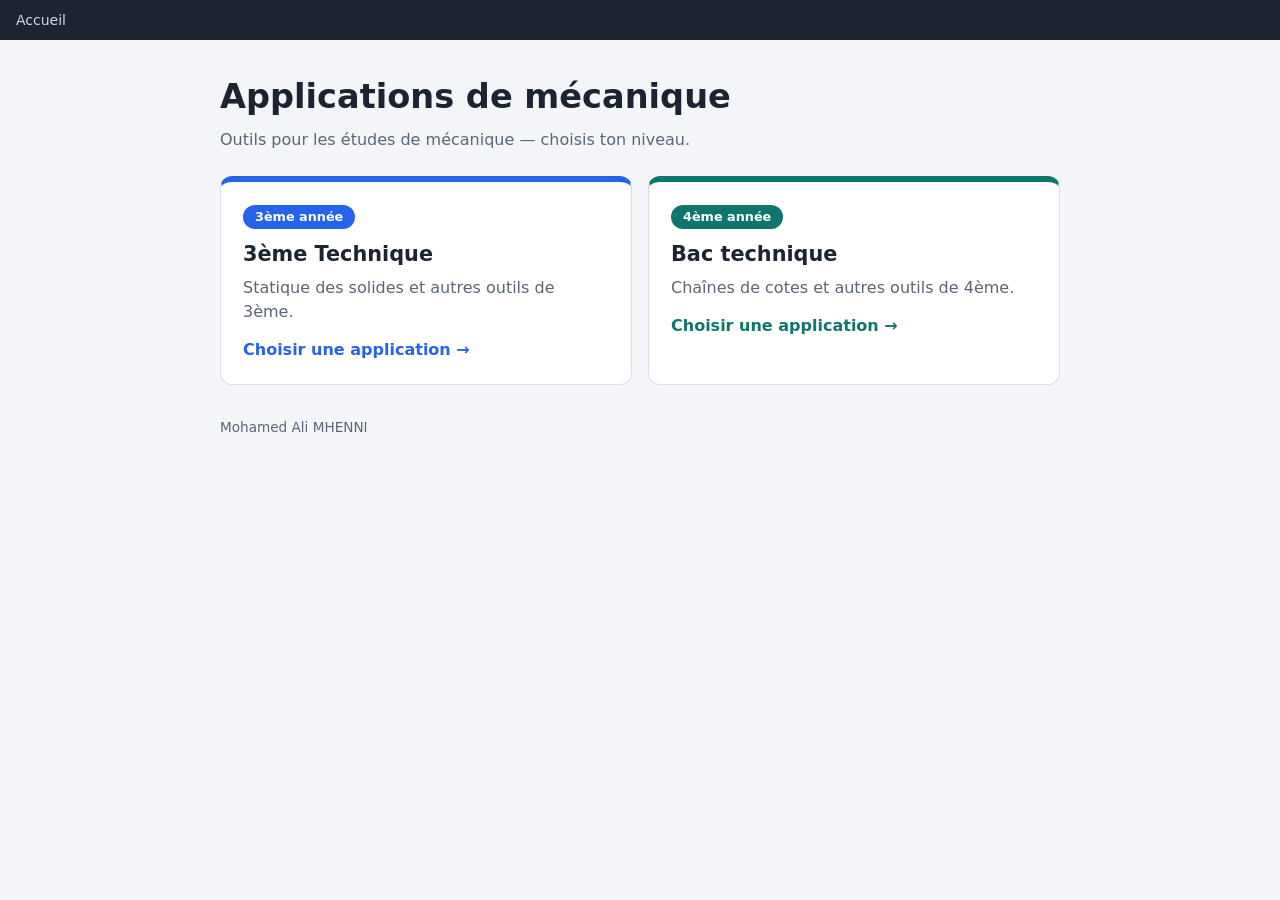
<file: index.html>
<!doctype html>
<html lang="fr">
<head>
<meta charset="utf-8">
<meta name="viewport" content="width=device-width, initial-scale=1">
<title>Applications de mécanique</title>
<link rel="stylesheet" href="lycee/lycee.css?v=3">
<script src="lycee/bar.js?v=2" defer></script>
</head>
<body class="l-page">
<div class="l-wrap">
  <h1>Applications de mécanique</h1>
  <p class="l-sub">Outils pour les études de mécanique — choisis ton niveau.</p>
  <div class="l-grid">
    <a class="l-card" href="3eme-technique/" style="--c:#2563eb"><span class="l-tag">3ème année</span><h3>3ème Technique</h3><p>Statique des solides et autres outils de 3ème.</p><span class="l-go">Choisir une application →</span></a>
    <a class="l-card" href="bac-technique/" style="--c:#0f766e"><span class="l-tag">4ème année</span><h3>Bac technique</h3><p>Chaînes de cotes et autres outils de 4ème.</p><span class="l-go">Choisir une application →</span></a>
  </div>
  <div class="l-foot">Mohamed Ali MHENNI</div>
</div>
</body>
</html>
</file>
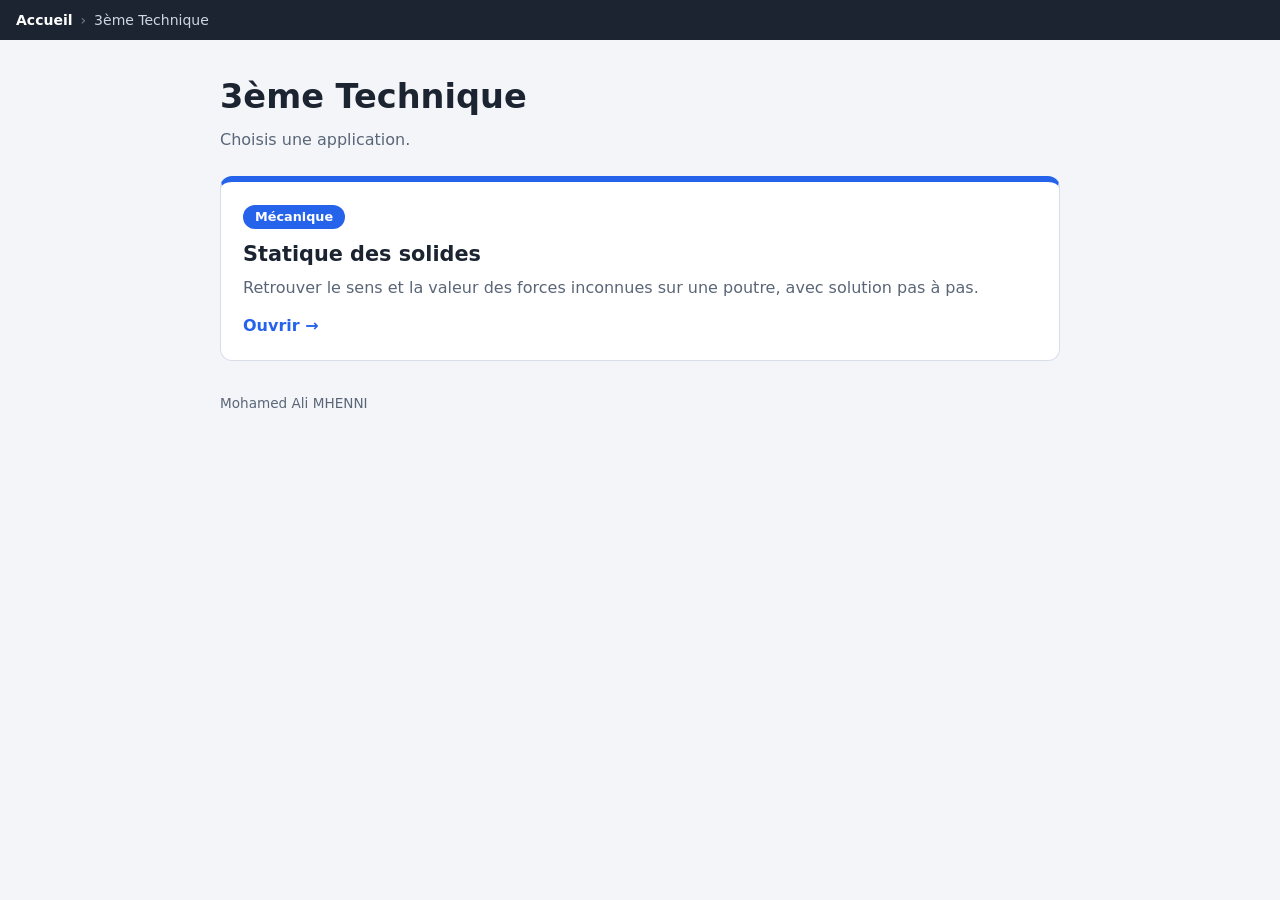
<file: 3eme-technique/index.html>
<!doctype html>
<html lang="fr">
<head>
<meta charset="utf-8">
<meta name="viewport" content="width=device-width, initial-scale=1">
<title>3ème Technique</title>
<link rel="stylesheet" href="../lycee/lycee.css?v=3">
<script src="../lycee/bar.js?v=2" defer></script>
</head>
<body class="l-page">
<div class="l-wrap">
  <h1>3ème Technique</h1>
  <p class="l-sub">Choisis une application.</p>
  <div class="l-grid">
    <a class="l-card" href="statique-des-solides/" style="--c:#2563eb"><span class="l-tag">Mécanique</span><h3>Statique des solides</h3><p>Retrouver le sens et la valeur des forces inconnues sur une poutre, avec solution pas à pas.</p><span class="l-go">Ouvrir →</span></a>
  </div>
  <div class="l-foot">Mohamed Ali MHENNI</div>
</div>
</body>
</html>
</file>
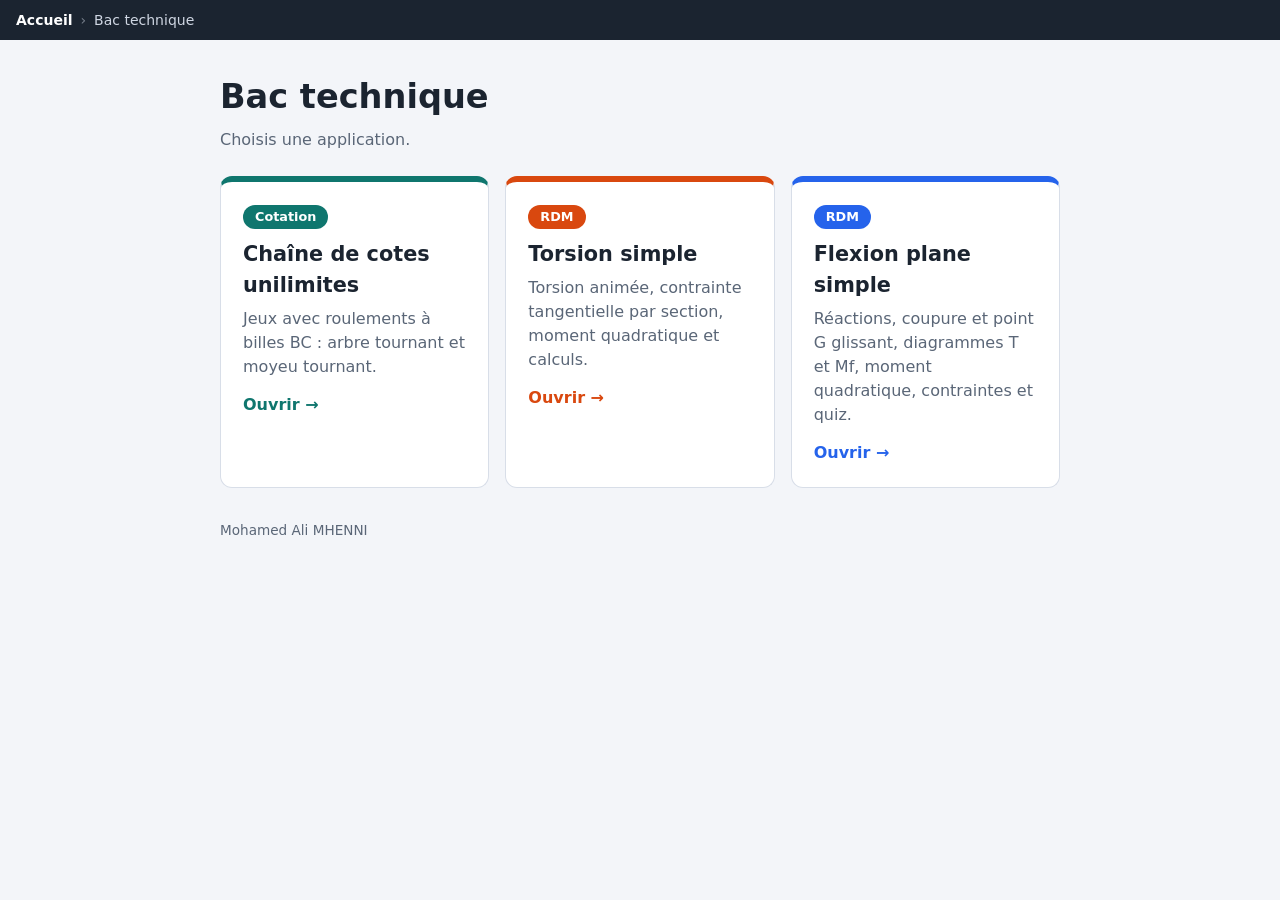
<file: bac-technique/index.html>
<!doctype html>
<html lang="fr">
<head>
<meta charset="utf-8">
<meta name="viewport" content="width=device-width, initial-scale=1">
<title>Bac technique</title>
<link rel="stylesheet" href="../lycee/lycee.css?v=3">
<script src="../lycee/bar.js?v=2" defer></script>
</head>
<body class="l-page">
<div class="l-wrap">
  <h1>Bac technique</h1>
  <p class="l-sub">Choisis une application.</p>
  <div class="l-grid">
    <a class="l-card" href="chaine-de-cotes/" style="--c:#0f766e"><span class="l-tag">Cotation</span><h3>Chaîne de cotes unilimites</h3><p>Jeux avec roulements à billes BC : arbre tournant et moyeu tournant.</p><span class="l-go">Ouvrir →</span></a>
    <a class="l-card" href="torsion-simple/" style="--c:#d9480f"><span class="l-tag">RDM</span><h3>Torsion simple</h3><p>Torsion animée, contrainte tangentielle par section, moment quadratique et calculs.</p><span class="l-go">Ouvrir →</span></a>
    <a class="l-card" href="flexion-simple/" style="--c:#2563eb"><span class="l-tag">RDM</span><h3>Flexion plane simple</h3><p>Réactions, coupure et point G glissant, diagrammes T et Mf, moment quadratique, contraintes et quiz.</p><span class="l-go">Ouvrir →</span></a>
  </div>
  <div class="l-foot">Mohamed Ali MHENNI</div>
</div>
</body>
</html>
</file>
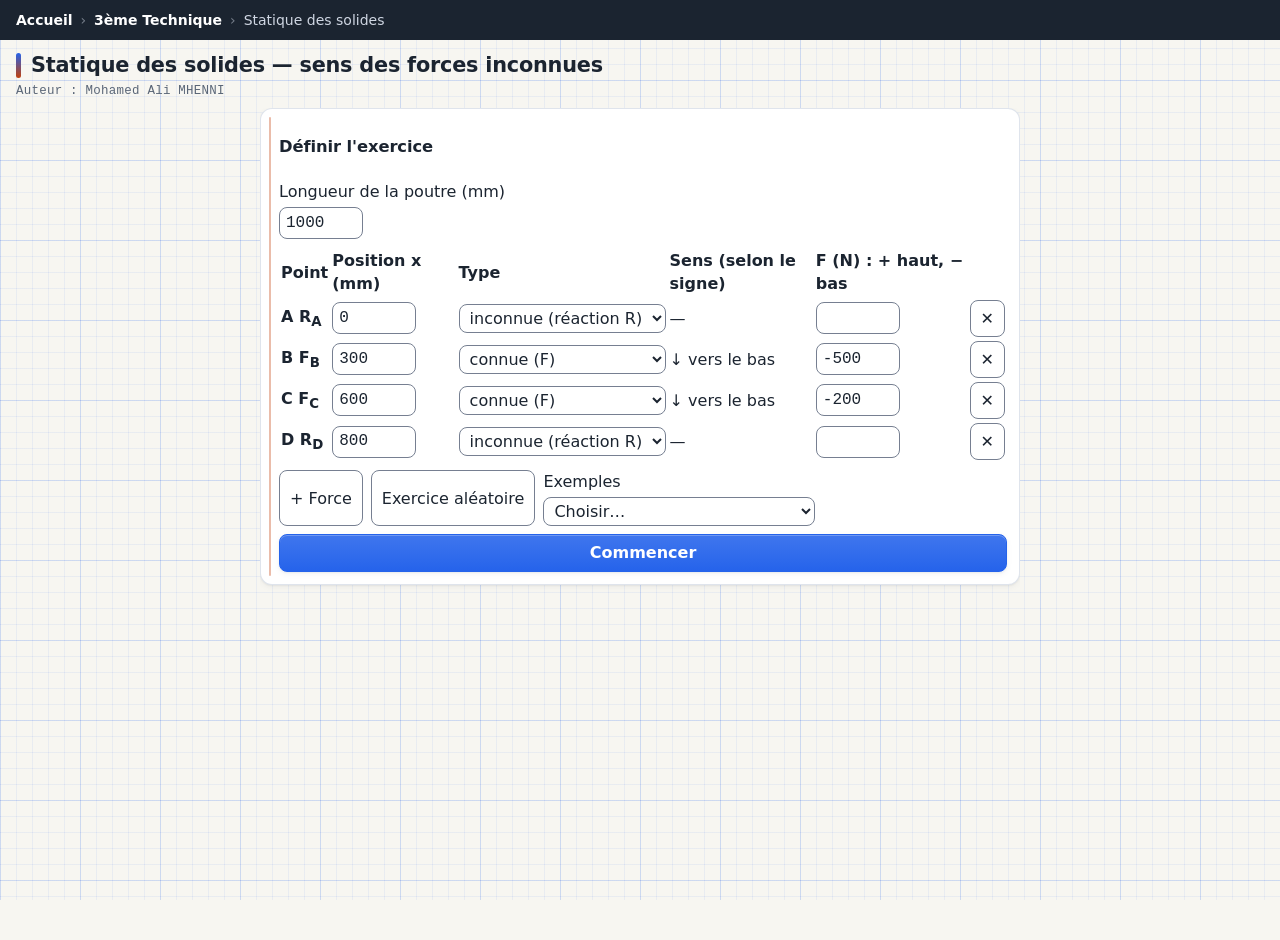
<file: 3eme-technique/statique-des-solides/index.html>
<!doctype html>
<html lang="fr">
  <head>
    <meta charset="UTF-8" />
    <script src="../../lycee/bar.js?v=2" defer></script>
    <link rel="icon" type="image/svg+xml" href="./favicon.svg" />
    <meta name="viewport" content="width=device-width, initial-scale=1.0, viewport-fit=cover" />
    <title>Statique des solides</title>
    <script type="module" crossorigin src="./assets/index-DZcgDPBP.js"></script>
    <link rel="stylesheet" crossorigin href="./assets/index-_kGU7eus.css">
      <link rel="stylesheet" href="../../lycee/lycee.css?v=3">
</head>
  <body>
    <div id="app"></div>

  </body>
</html>
</file>
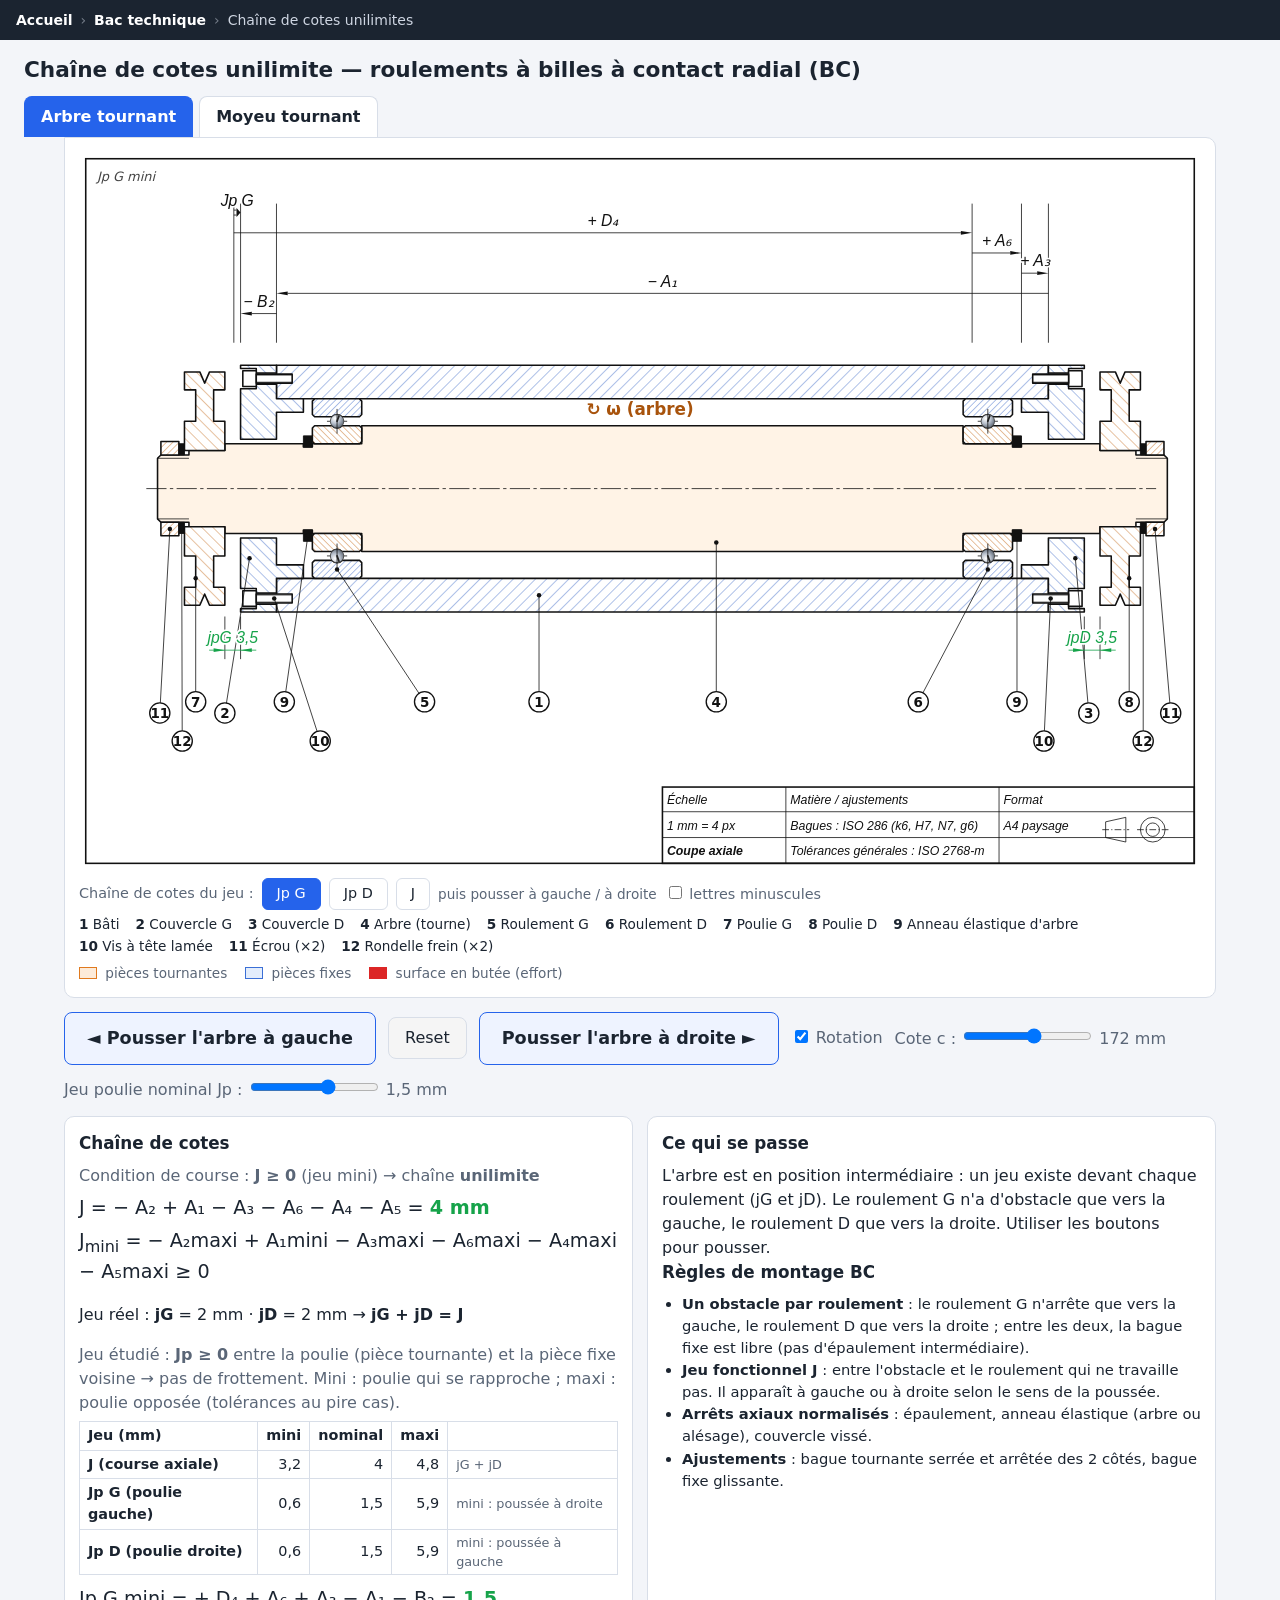
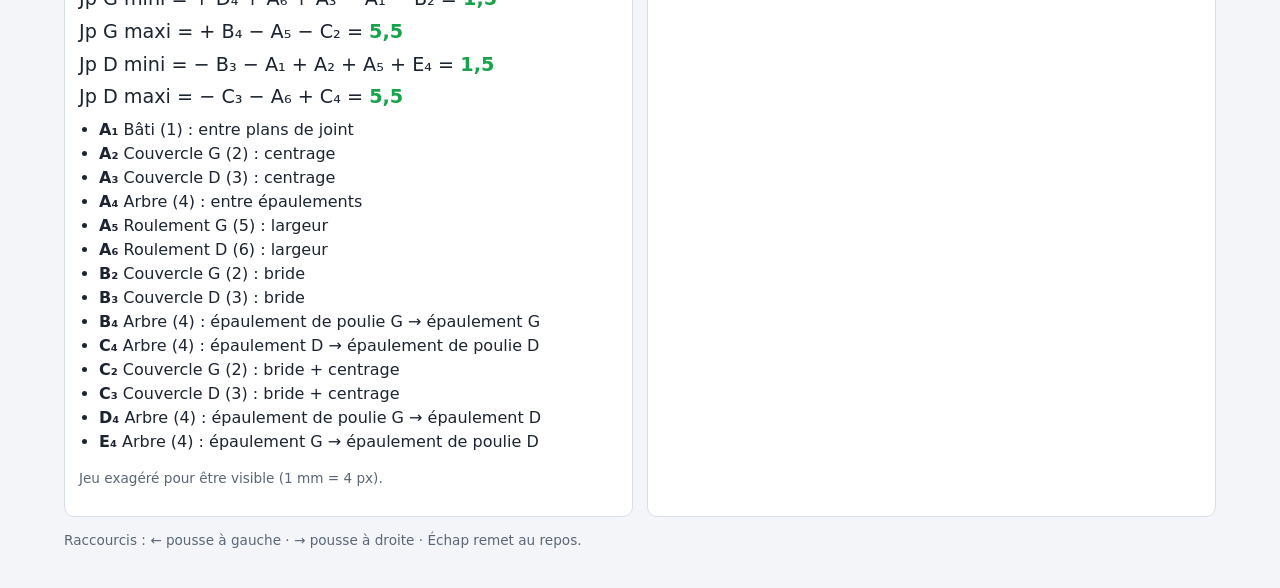
<file: bac-technique/chaine-de-cotes/index.html>
<!doctype html>
<html lang="fr">
<head>
<meta charset="utf-8">
<meta name="viewport" content="width=device-width, initial-scale=1">
<title>Chaîne de cotes unilimite — roulements BC</title>
<link rel="stylesheet" href="css/style.css">
<script src="../../lycee/bar.js?v=2" defer></script>
<link rel="stylesheet" href="../../lycee/lycee.css?v=3">
</head>
<body>
<header>
  <h1>Chaîne de cotes unilimite — roulements à billes à contact radial (BC)</h1>
  <nav>
    <button id="tabArbre" class="tab on">Arbre tournant</button>
    <button id="tabHub" class="tab">Moyeu tournant</button>
  </nav>
</header>

<main>
  <section class="card">
    <svg id="svg" viewBox="0 0 1000 640" xmlns="http://www.w3.org/2000/svg" role="img"
         aria-label="Coupe du montage avec roulements BC et chaîne de cotes">
      <defs>
        <radialGradient id="ball" cx="35%" cy="30%" r="75%">
          <stop offset="0" stop-color="#ffffff"/><stop offset="0.5" stop-color="#b8c0cc"/><stop offset="1" stop-color="#5b6572"/>
        </radialGradient>
        <marker id="arr" viewBox="0 0 10 10" refX="8" refY="5" markerWidth="5" markerHeight="5" orient="auto-start-reverse">
          <path d="M0,0 L10,5 L0,10 z" fill="#dc2626"/>
        </marker>
      </defs>
    </svg>
    <div class="seg">Chaîne de cotes du jeu :
      <button id="chG" class="on">Jp G</button><button id="chD">Jp D</button><button id="chJ">J</button>
      <span class="hint">puis pousser à gauche / à droite</span>
      <label class="chk"><input type="checkbox" id="lc"> lettres minuscules</label></div>
    <div class="parts" id="parts"></div>
    <div class="legend">
      <span><i class="sw rot"></i> pièces tournantes</span>
      <span><i class="sw fix"></i> pièces fixes</span>
      <span><i class="sw hit"></i> surface en butée (effort)</span>
    </div>
  </section>

  <section class="controls">
    <button id="btnL" class="push">◄ Pousser à gauche</button>
    <button id="btnReset" class="reset">Reset</button>
    <button id="btnR" class="push">Pousser à droite ►</button>
    <label class="chk"><input type="checkbox" id="rot" checked> Rotation</label>
    <label class="rng">Cote c : <input type="range" id="cRange" min="16" max="24" step="0.5" value="21">
      <output id="cVal">21 mm</output></label>
    <label class="rng">Jeu poulie nominal Jp : <input type="range" id="jpRange" min="-1" max="3" step="0.1" value="1.5">
      <output id="jpVal">1,5 mm</output></label>
  </section>

  <div class="grid">
    <section class="card"><h2>Chaîne de cotes</h2><div id="eq"></div></section>
    <section class="card"><h2>Ce qui se passe</h2><div id="expl"></div>
      <h2>Règles de montage BC</h2>
      <ul class="rules">
        <li><b>Un obstacle par roulement</b> : le roulement G n'arrête que vers la gauche, le roulement D que vers la droite ; entre les deux, la bague fixe est libre (pas d'épaulement intermédiaire).</li>
        <li><b>Jeu fonctionnel J</b> : entre l'obstacle et le roulement qui ne travaille pas. Il apparaît à gauche ou à droite selon le sens de la poussée.</li>
        <li><b>Arrêts axiaux normalisés</b> : épaulement, anneau élastique (arbre ou alésage), couvercle vissé.</li>
        <li><b>Ajustements</b> : bague tournante serrée et arrêtée des 2 côtés, bague fixe glissante.</li>
      </ul>
    </section>
  </div>
  <p class="hint">Raccourcis : ← pousse à gauche · → pousse à droite · Échap remet au repos.</p>
</main>

<script src="js/dim.js"></script>
<script src="js/model.js"></script>
<script src="js/dims.js"></script>
<script src="js/bearing.js"></script>
<script src="js/pulley.js"></script>
<script src="js/shaft.js"></script>
<script src="js/hub.js"></script>
<script src="js/texts.js"></script>
<script src="js/chain.js"></script>
<script src="js/frame.js"></script>
<script src="js/main.js"></script>
</body>
</html>
</file>
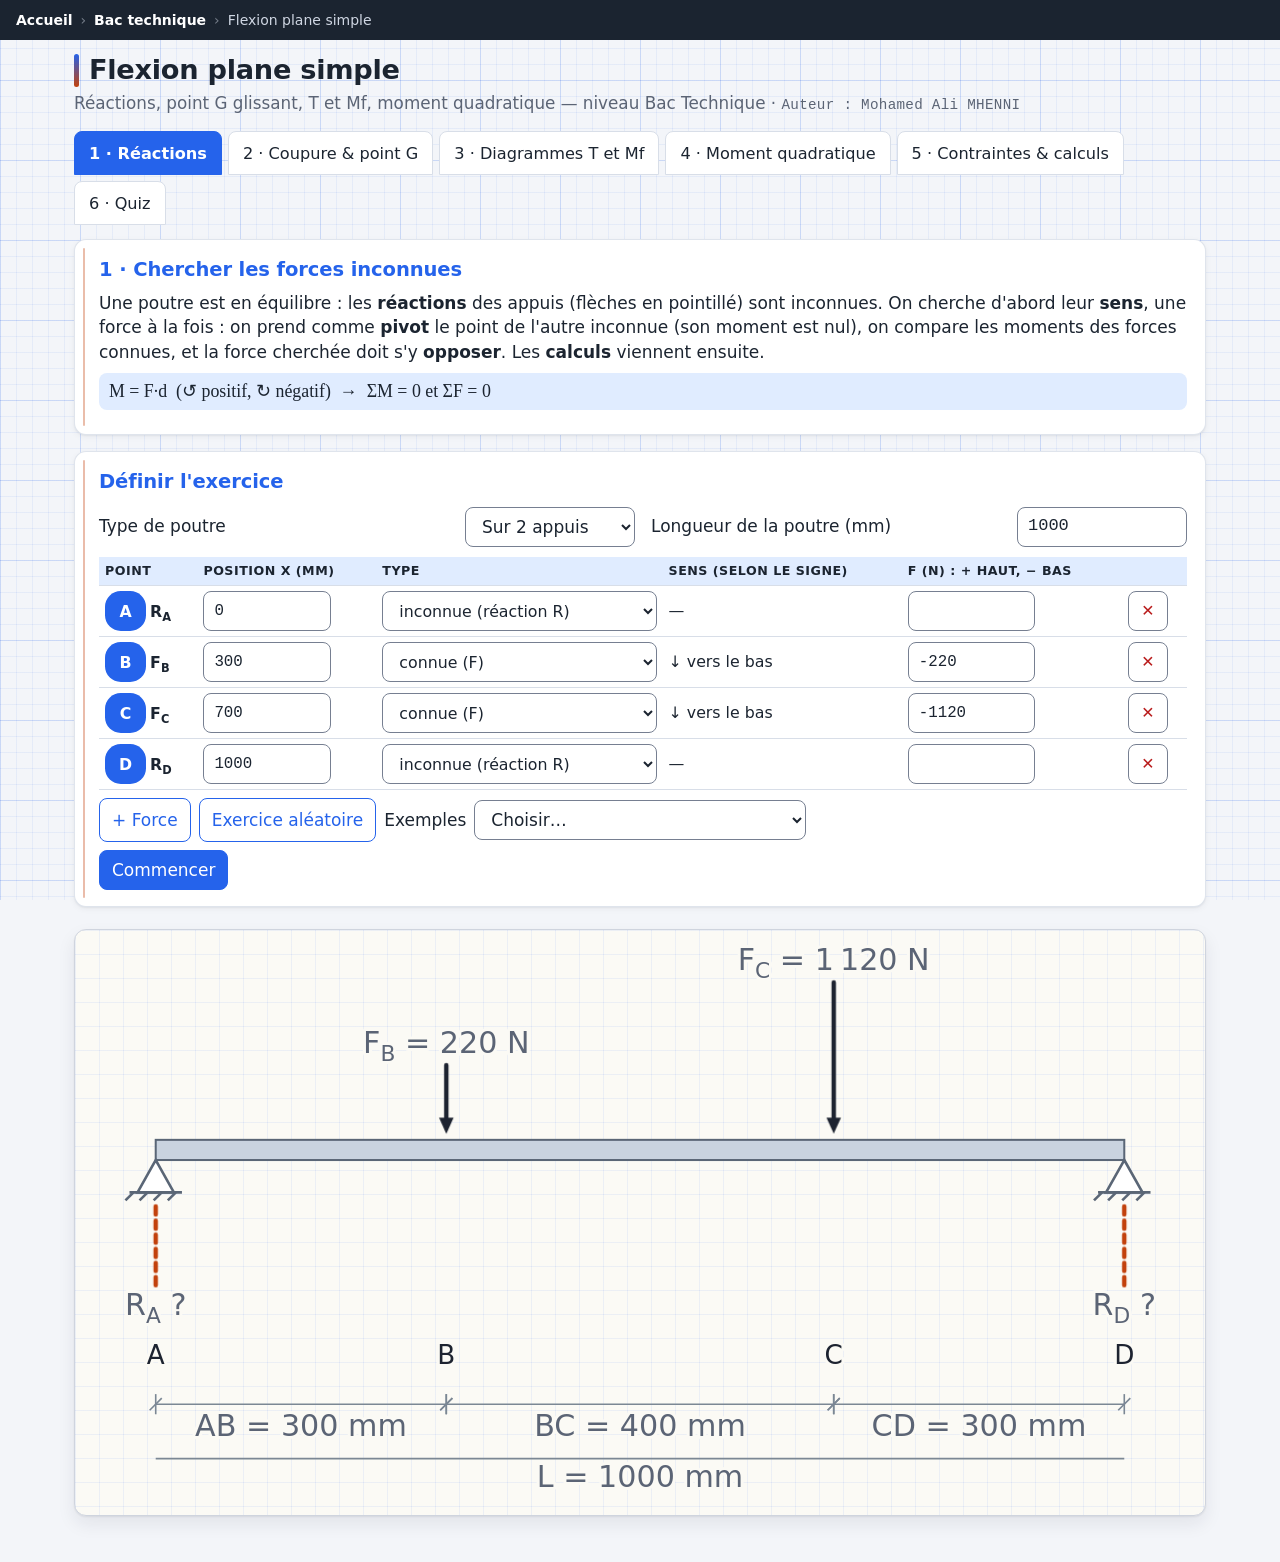
<file: bac-technique/flexion-simple/index.html>
<!doctype html>
<html lang="fr">
<head>
  <meta charset="UTF-8" />
  <meta name="viewport" content="width=device-width, initial-scale=1" />
  <title>Flexion plane simple — Bac Technique</title>
  <!-- Portail : ajouter ici <script src="../../lycee/bar.js"></script> et, EN DERNIER, <link rel="stylesheet" href="../../lycee/lycee.css"> -->
  <meta name="color-scheme" content="light dark" />
  <link rel="stylesheet" href="vendor/katex/katex.min.css" />
  <link rel="stylesheet" href="css/base.css" />
  <link rel="stylesheet" href="css/layout.css" />
  <link rel="stylesheet" href="css/anim.css" />
  <link rel="stylesheet" href="css/flex.css" />
  <link rel="stylesheet" href="css/sect.css" />
  <link rel="stylesheet" href="css/sect2.css" />
  <link rel="stylesheet" href="css/flexanim.css" />
  <link rel="stylesheet" href="css/reac.css" />
  <link rel="stylesheet" href="css/coupe.css" />
  <link rel="stylesheet" href="css/deform.css" />
  <script src="vendor/katex/katex.min.js"></script>
  <script src="../../lycee/bar.js?v=3" defer></script>
  <link rel="stylesheet" href="../../lycee/lycee.css?v=3" />
</head>
<body>
  <header class="top">
    <h1>Flexion plane simple</h1>
    <p>Réactions, point G glissant, T et Mf, moment quadratique — niveau Bac Technique · <small>Auteur : Mohamed Ali MHENNI</small></p>
  </header>
  <nav id="tabs" role="tablist" aria-label="Chapitres"></nav>
  <main id="view" role="tabpanel" tabindex="-1"></main>
  <script type="module" src="js/main.js"></script>
</body>
</html>
</file>
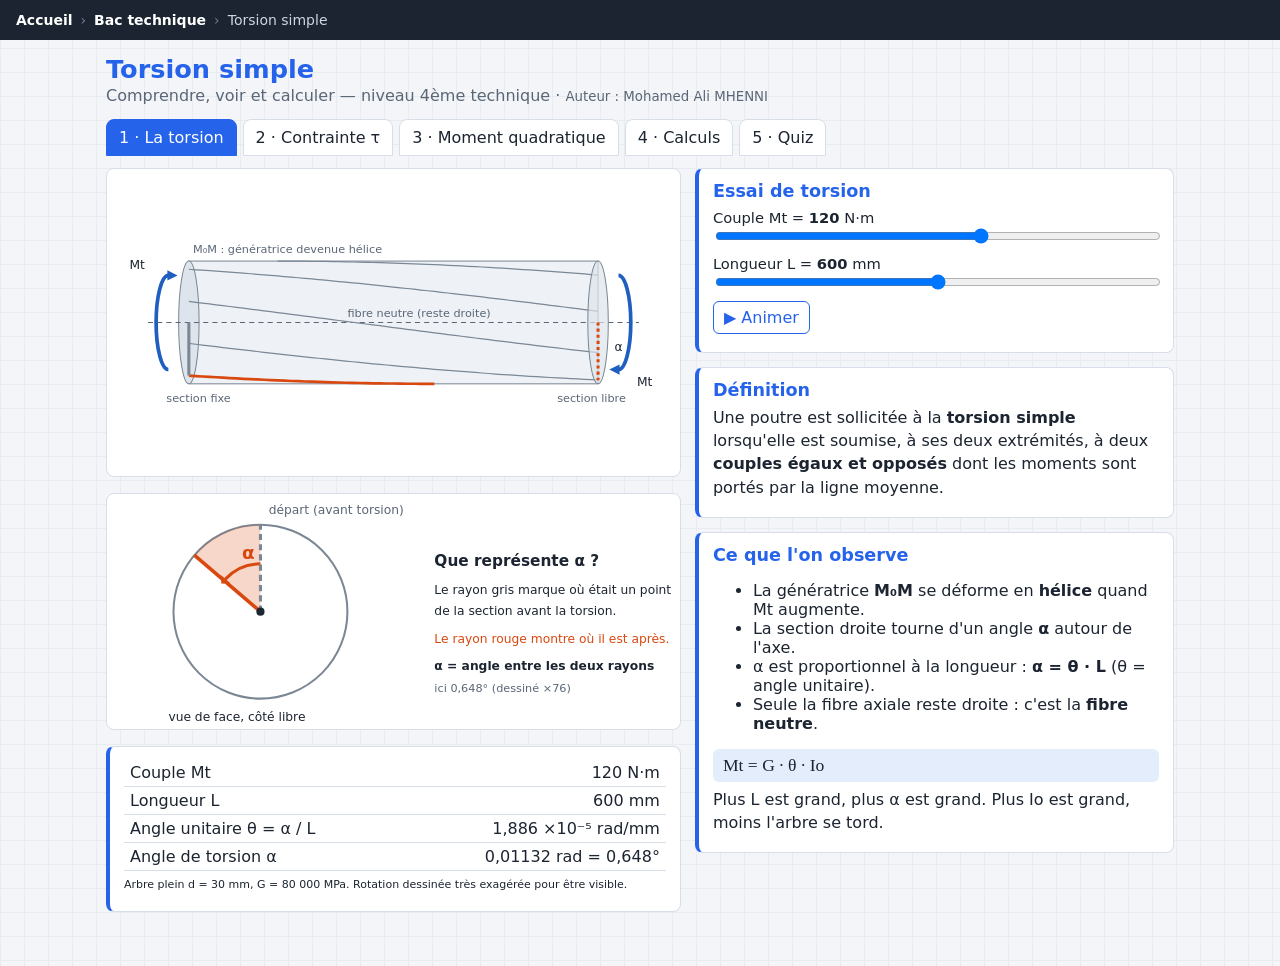
<file: bac-technique/torsion-simple/index.html>
<!doctype html>
<html lang="fr">
<head>
  <meta charset="UTF-8" />
  <meta name="viewport" content="width=device-width, initial-scale=1" />
  <title>Torsion simple — 4ème Technique</title>
  <!-- Portail : ajouter ici <script src="../../lycee/bar.js"></script> et, EN DERNIER, <link rel="stylesheet" href="../../lycee/lycee.css"> -->
  <link rel="stylesheet" href="css/base.css" />
  <link rel="stylesheet" href="css/anim.css" />
  <script src="../../lycee/bar.js?v=2" defer></script>
  <link rel="stylesheet" href="../../lycee/lycee.css?v=3" />
</head>
<body>
  <header class="top">
    <h1>Torsion simple</h1>
    <p>Comprendre, voir et calculer — niveau 4ème technique · <small>Auteur : Mohamed Ali MHENNI</small></p>
  </header>
  <nav id="tabs" role="tablist" aria-label="Chapitres"></nav>
  <main id="view"></main>
  <script type="module" src="js/main.js"></script>
</body>
</html>
</file>
<file: lycee/lycee.css>
/* Design commun du portail Application-lycee */
:root { --l-bg:#f3f5f9; --l-card:#fff; --l-ink:#1b2430; --l-mut:#5a6677; --l-line:#d8dee8; --l-acc:#2563eb; --l-acc2:#0f766e; --l-bar:40px; }
.l-page { margin:0; background:var(--l-bg); color:var(--l-ink); font:16px/1.5 system-ui,"Segoe UI",sans-serif; }
.l-page * { box-sizing:border-box; }
.l-bar { display:flex; align-items:center; flex-wrap:wrap; gap:4px 8px; min-height:var(--l-bar); padding:6px 16px; background:#1b2430; color:#cfd6e2; font:14px/1.3 system-ui,"Segoe UI",sans-serif; }
.l-bar a { color:#fff; text-decoration:none; font-weight:600; }
.l-bar a:hover, .l-bar a:focus-visible { text-decoration:underline; }
.l-bar .sep { opacity:.5; }
.l-bar .cur { color:#cfd6e2; }
/* les apps occupent la hauteur restante sous la barre */
body.l-app #app > main { min-height:calc(100dvh - var(--l-bar)) !important; }
@media (min-width:700px) { body.l-app #app > main { height:calc(100dvh - var(--l-bar)) !important; } }
.l-wrap { max-width:880px; margin:0 auto; padding:32px 20px; }
.l-wrap h1 { font-size:clamp(1.5rem,5vw,2.1rem); margin:0 0 6px; }
.l-sub { color:var(--l-mut); margin:0 0 24px; }
.l-wrap h2 { font-size:1rem; text-transform:uppercase; letter-spacing:.06em; color:var(--l-mut); margin:0 0 12px; }
.l-grid { display:grid; grid-template-columns:repeat(auto-fit,minmax(260px,1fr)); gap:16px; }
a.l-card { display:block; background:var(--l-card); border:1px solid var(--l-line); border-top:6px solid var(--c,var(--l-acc)); border-radius:12px; padding:22px; color:inherit; text-decoration:none; transition:transform .15s, box-shadow .15s; }
a.l-card:hover, a.l-card:focus-visible { transform:translateY(-3px); box-shadow:0 8px 20px rgba(27,36,48,.12); outline:none; }
.l-tag { display:inline-block; font-size:.8rem; font-weight:600; color:#fff; background:var(--c,var(--l-acc)); border-radius:999px; padding:2px 12px; }
.l-card h3 { font-size:1.3rem; margin:10px 0 6px; }
.l-card p { margin:0 0 14px; color:var(--l-mut); }
.l-go { font-weight:600; color:var(--c,var(--l-acc)); }
.l-foot { margin-top:32px; color:var(--l-mut); font-size:.85rem; }

/* ===== Thème commun : une seule palette claire pour TOUTES les apps =====
   Chaque app mappe ses variables sur les jetons --l-*. Charger ce fichier EN DERNIER. */
:root, :root:root {
  color-scheme: light;
  --lightningcss-light: initial; --lightningcss-dark: ;
  /* app statique */
  --bg:var(--l-bg); --surface:var(--l-card); --text:var(--l-ink); --muted:var(--l-mut);
  --border:var(--l-line); --accent:var(--l-acc); --on-accent:#fff; --ctl-border:#767f91;
  --known:var(--l-ink); --unknown:#c2410c; --beam:#64748b; --highlight:#e0ecff;
  --ok:#15803d; --ok-bg:#e7f6ec; --err:#b91c1c; --err-bg:#fdeaea;
  /* app chaîne de cotes */
  --card:var(--l-card); --ink:var(--l-ink); --mut:var(--l-mut); --line:var(--l-line); --acc:var(--l-acc);
  font-family:system-ui,"Segoe UI",sans-serif;
}
body.l-app h1 { font-size:1.3rem; }
nav.l-bar { box-sizing:border-box; height:var(--l-bar); min-height:var(--l-bar); margin:0 !important; padding:0 16px !important; align-items:center; line-height:1; overflow:hidden; white-space:nowrap; }
</file>
<file: 3eme-technique/statique-des-solides/assets/index-_kGU7eus.css>
:root{--bg:#f5f6f8;--surface:#fff;--text:#1d2330;--muted:#5b6475;--border:#cfd4de;--ctl-border:#767f91;--on-accent:#fff;--accent:#2563eb;--known:#1d2330;--unknown:#c2410c;--beam-fill:var(--lightningcss-light,#c9d3df)var(--lightningcss-dark,#3a4555);--beam-stroke:var(--lightningcss-light,#5a6676)var(--lightningcss-dark,#94a3b8);--cw:var(--lightningcss-light,#6d3fe0)var(--lightningcss-dark,#a78bfa);--highlight:#e0ecff;--ok:#15803d;--ok-bg:#e7f6ec;--err:#b91c1c;--err-bg:#fdeaea;--lightningcss-light:initial;--lightningcss-dark: ;color-scheme:light dark;font-family:system-ui,Segoe UI,sans-serif}@media (prefers-color-scheme:dark){:root{--lightningcss-light: ;--lightningcss-dark:initial;--bg:#12151c;--surface:#1b2029;--text:#e6e9ef;--muted:#9aa3b5;--border:#343c4b;--ctl-border:#7c869a;--on-accent:#0b1220;--accent:#60a5fa;--known:#e6e9ef;--unknown:#fb923c;--highlight:#1e3a5f;--ok:#4ade80;--ok-bg:#12301f;--err:#f87171;--err-bg:#3a1717}}body{background:var(--bg);color:var(--text);margin:0}.moment-blocks{gap:12px;display:grid}.moments{border-collapse:collapse;width:100%}.moments caption{text-align:left;padding-bottom:4px;font-weight:600}.moments th,.moments td{border-bottom:1px solid var(--border);text-align:left;padding:5px 8px;font-weight:400}.moments thead th{color:var(--muted);font-size:.85em}.moments tbody th{font-weight:600}.moments tfoot th,.moments tfoot td{border-top:2px solid var(--ctl-border);font-weight:700}.moments tfoot td{text-align:right}.moments td:last-child{text-align:right;font-variant-numeric:tabular-nums}.moments.zero td:last-child{text-align:left}.moments sub{font-size:.7em}.answers{flex-wrap:wrap;gap:8px;display:flex}.answers p{flex-basis:100%;margin:0;font-weight:600}.answers button{min-height:44px}.null-note{color:var(--muted)}@media (width<=600px){.moments{font-size:.85rem}.moments th,.moments td{padding:4px 3px}.answers button{flex:100%}}html,body,#app{height:100%}main{box-sizing:border-box;flex-direction:column;gap:8px;min-height:100dvh;padding:10px 16px;display:flex}.layout{flex-direction:column;flex:1;gap:10px;min-height:0;display:flex}.side{flex-direction:column;gap:10px;min-height:0;display:flex}.side .panel{margin-top:0}@media (width>=900px){main{height:100dvh;overflow:hidden}.layout{flex-direction:row;align-items:stretch}.layout>.beam-wrap{flex:1;min-width:0;min-height:0;margin-top:0;display:flex;overflow:hidden}.layout>.beam-wrap .beam{width:100%;min-width:0;height:100%}.side{flex:0 0 380px;overflow-y:auto}.layout.single{justify-content:center}.layout.single .side{flex-basis:min(760px,100%)}}@media (width<=899px){.beam-wrap{height:min(50dvh,420px)}.beam{min-width:640px;height:100%}}header{flex-wrap:wrap;justify-content:space-between;align-items:center;gap:12px;display:flex}h1{margin:0;font-size:1.1rem}.author{color:var(--muted);margin:2px 0 0;font-size:.85rem}button,select,input{font:inherit;border:1px solid var(--ctl-border);background:var(--surface);color:var(--text);border-radius:6px;min-height:24px;padding:6px 10px}button{cursor:pointer}button:hover:not(:disabled){border-color:var(--accent)}button:focus-visible,select:focus-visible,input:focus-visible{outline:2px solid var(--accent);outline-offset:1px}button.primary{background:var(--accent);color:var(--on-accent);border-color:var(--accent)}.sr-only{clip:rect(0 0 0 0);white-space:nowrap;border:0;width:1px;height:1px;margin:-1px;padding:0;position:absolute;overflow:hidden}.status:empty{display:none}h2[tabindex="-1"]:focus,p[tabindex="-1"]:focus{outline:2px solid var(--accent);outline-offset:2px}.beam-wrap{overflow-x:auto}.panel .group{flex-wrap:wrap;align-items:center;gap:8px;display:flex}.panel .group p{flex-basis:100%;margin:0}@media (prefers-reduced-motion:reduce){*,:before,:after{scroll-behavior:auto!important;transition-duration:.01ms!important;animation-duration:.01ms!important;animation-iteration-count:1!important}}.panel{background:var(--surface);border:1px solid var(--border);border-radius:10px;gap:8px;padding:12px;display:grid}.panel label{gap:4px;display:grid}.row{flex-wrap:wrap;gap:8px;display:flex}.exercise-form table{border-collapse:collapse}.exercise-form td,.exercise-form th{text-align:left;padding:2px}.exercise-form input[type=number]{width:70px}.exercise-form input,.exercise-form select{padding:3px 6px}.beam{background:var(--surface);border:1px solid var(--border);border-radius:10px;width:100%;height:auto;display:block}.beam text{fill:var(--text);paint-order:stroke;stroke:var(--surface);stroke-width:4px;stroke-linejoin:round;font-size:15px}.beam .sub{font-size:.72em}.beam .point-letter{font-weight:700}.beam .pivot-label{font-size:13px}.beam .total text{fill:var(--muted);font-size:13px}.beam .total line{stroke:var(--muted);stroke-width:1px}.beam .dim text{fill:var(--muted);font-size:13px}.beam .dim line{stroke:var(--muted);stroke-width:1.5px}.beam .guide{stroke:var(--muted);stroke-width:1.2px;stroke-dasharray:2 5;stroke-linecap:round;fill:none}.beam .leader{stroke:var(--muted);stroke-width:1.2px;stroke-dasharray:2 4;fill:none}.beam-body{fill:var(--beam-fill);stroke:var(--beam-stroke);stroke-width:1.2px}.support polygon{fill:var(--surface);stroke:var(--beam-stroke);stroke-width:1.5px}.support line{stroke:var(--beam-stroke);stroke-width:1.5px}.pivot{fill:var(--accent);stroke:#fff;stroke-width:2px}.rot.ccw{color:var(--accent)}.rot.cw{color:var(--cw)}.rot path{stroke:currentColor;stroke-width:2px}.rot polygon{fill:currentColor}.force line,.force polygon{stroke-width:3px}.force .leader{stroke-width:1.2px}.force.known{stroke:var(--known);fill:var(--known)}.force.unknown{stroke:var(--unknown);fill:var(--unknown)}.unknown-line{stroke-dasharray:6 5;fill:none}.msg{border-left:4px solid;border-radius:6px;margin:0;padding:8px 10px}.msg.ok{border-color:var(--ok);background:var(--ok-bg)}.msg.err{border-color:var(--err);background:var(--err-bg)}.msg.info{border-color:var(--accent);background:var(--highlight)}dialog.solution{box-sizing:border-box;border:1px solid var(--border);background:var(--surface);width:min(900px,92vw);max-height:90dvh;color:var(--text);border-radius:10px;padding:0;overflow:hidden}dialog.solution[open]{flex-direction:column;display:flex}dialog.solution::backdrop{background:#0000008c}.sol-head{border-bottom:1px solid var(--border);justify-content:space-between;align-items:center;gap:12px;padding:10px 16px;display:flex}.sol-head h2{margin:0;font-size:1.1rem}.sol-body{padding:8px 16px 16px;overflow-y:auto}.sol-step h3{margin:16px 0 4px;font-size:1rem}.sol-note{color:var(--muted);margin:4px 0}.math-block{max-width:100%;color:var(--text);overflow:auto hidden}.math-block .katex-display{margin:.5em 0}:root{--paper:var(--lightningcss-light,#f7f6f1)var(--lightningcss-dark,#12161e);--paper-line:var(--lightningcss-light,#2563eb12)var(--lightningcss-dark,#60a5fa12);--paper-line-strong:var(--lightningcss-light,#2563eb24)var(--lightningcss-dark,#60a5fa26);--margin-rule:var(--lightningcss-light,#c2410c59)var(--lightningcss-dark,#fb923c66);--radius:12px;--radius-sm:8px;--shadow-1:0 1px 2px var(--lightningcss-light,#141e320f)var(--lightningcss-dark,#0006), 0 2px 6px var(--lightningcss-light,#141e320d)var(--lightningcss-dark,#00000040);--shadow-2:0 1px 2px var(--lightningcss-light,#141e3212)var(--lightningcss-dark,#00000073), 0 6px 14px var(--lightningcss-light,#141e3214)var(--lightningcss-dark,#00000059), 0 18px 36px var(--lightningcss-light,#141e320f)var(--lightningcss-dark,#0000004d);--ease:cubic-bezier(.22, 1, .36, 1);--font-ui:"Segoe UI Variable Text", "Segoe UI", system-ui, sans-serif;--font-mono:ui-monospace, "Cascadia Mono", "Consolas", monospace}body{font-family:var(--font-ui);background-color:var(--paper);background-image:linear-gradient(var(--paper-line-strong) 1px, transparent 1px), linear-gradient(90deg, var(--paper-line-strong) 1px, transparent 1px), linear-gradient(var(--paper-line) 1px, transparent 1px), linear-gradient(90deg, var(--paper-line) 1px, transparent 1px);background-size:80px 80px,80px 80px,16px 16px,16px 16px;background-attachment:fixed;line-height:1.45}h1{letter-spacing:-.01em;align-items:center;gap:10px;font-size:1.25rem;font-weight:700;display:flex}h1:before{content:"";background:linear-gradient(var(--accent), var(--unknown));border-radius:3px;width:5px;height:1.2em}.author{font-family:var(--font-mono);letter-spacing:.02em;font-size:.78rem}.panel{border-radius:var(--radius);box-shadow:var(--shadow-1);border-color:color-mix(in srgb, var(--border) 80%, transparent);animation:rise .35s var(--ease) both;padding-left:18px;position:relative}.panel:before{content:"";background:var(--margin-rule);border-radius:1px;width:1.5px;position:absolute;top:8px;bottom:8px;left:8px}.panel h2{letter-spacing:-.005em;font-size:1.02rem}.beam{border-radius:var(--radius);box-shadow:var(--shadow-2);background-image:linear-gradient(var(--paper-line) 1px, transparent 1px), linear-gradient(90deg, var(--paper-line) 1px, transparent 1px);background-size:24px 24px}button,select,input{border-radius:var(--radius-sm);transition:border-color .15s, box-shadow .15s, background-color .15s, transform .12s var(--ease)}button:hover:not(:disabled){box-shadow:var(--shadow-1);transform:translateY(-1px)}button:active:not(:disabled){box-shadow:none;transform:translateY(0)scale(.97)}button:disabled{opacity:.55;cursor:not-allowed}button.primary{background:linear-gradient(180deg, color-mix(in srgb, var(--accent) 88%, #fff), var(--accent));box-shadow:0 1px 0 #ffffff40 inset, var(--shadow-1);font-weight:600}button.primary:hover:not(:disabled){filter:brightness(1.06)}input:focus-visible,select:focus-visible{box-shadow:0 0 0 4px color-mix(in srgb, var(--accent) 22%, transparent)}input[type=number],.moments td:last-child{font-family:var(--font-mono);font-variant-numeric:tabular-nums}.msg{border-radius:var(--radius-sm);animation:rise .25s var(--ease) both}.moments tbody tr{transition:background-color .15s}.moments tbody tr:hover{background:color-mix(in srgb, var(--accent) 7%, transparent)}.moments thead th{text-transform:uppercase;letter-spacing:.06em;font-size:.72em}.beam .force{animation:draw .4s var(--ease) both;transform-box:fill-box}.beam .force line,.beam .force polygon{transition:stroke-width .15s}.beam .force:hover line,.beam .force:hover polygon{stroke-width:4.5px}dialog.solution{box-shadow:var(--shadow-2);border-radius:14px}dialog.solution[open]{animation:pop .28s var(--ease) both}dialog.solution::backdrop{-webkit-backdrop-filter:blur(4px);backdrop-filter:blur(4px);background:#0a101c80;animation:.25s both fade}.sol-head{background:linear-gradient(180deg, color-mix(in srgb, var(--accent) 6%, var(--surface)), var(--surface))}@keyframes rise{0%{opacity:0;transform:translateY(8px)}to{opacity:1;transform:none}}@keyframes pop{0%{opacity:0;transform:translateY(10px)scale(.97)}to{opacity:1;transform:none}}@keyframes fade{0%{opacity:0}to{opacity:1}}@keyframes draw{0%{opacity:0}to{opacity:1}}@media (width<=699px){body{background-size:64px 64px,64px 64px,16px 16px,16px 16px}.panel{padding-left:16px}dialog.solution[open]{animation:rise .28s var(--ease) both}html,body{overflow-x:hidden}main{height:auto;padding:8px max(12px, env(safe-area-inset-right)) max(12px, env(safe-area-inset-bottom)) max(12px, env(safe-area-inset-left));padding-top:max(8px, env(safe-area-inset-top));overflow:visible}.layout,.side,.layout>*,.panel{min-width:0}.layout{flex:none}header{align-items:flex-start}header .titles{flex:14rem;min-width:0}header>button{flex:none}.beam-wrap{height:auto;overflow:visible}.beam{width:100%;min-width:0;height:auto}.beam.narrow text{stroke-width:8px;font-size:38px}.beam.narrow .pivot-label,.beam.narrow .total text{font-size:34px}.beam.narrow .dim text{font-size:38px}.beam.narrow .dim line{stroke-width:4px}.beam.narrow .guide{stroke-width:3px;stroke-dasharray:4 12}.beam.narrow .force .leader{stroke-width:3px;stroke-dasharray:4 10}.beam.narrow .support polygon,.beam.narrow .support line,.beam.narrow .beam-body,.beam.narrow .total line{stroke-width:3px}.beam.narrow .rot path{stroke-width:5px}.beam.narrow .pivot{stroke-width:4px}.beam.narrow .force line,.beam.narrow .force polygon,.beam.narrow .force circle{stroke-width:8px}.beam.narrow .unknown-line{stroke-dasharray:16 12}.exercise-form table,.exercise-form tbody{width:100%;display:block}.exercise-form thead{clip:rect(0 0 0 0);width:1px;height:1px;position:absolute;overflow:hidden}.exercise-form tr{border:1px solid var(--border);border-radius:8px;grid-template-columns:1fr 1fr;gap:8px;margin-bottom:10px;padding:10px;display:grid}.exercise-form td,.exercise-form tbody th{align-content:start;gap:2px;min-width:0;padding:0;font-weight:400;display:grid}.exercise-form td:before,.exercise-form tbody th:before{content:attr(data-label);color:var(--muted);font-size:.85rem}.exercise-form td:last-child:before{content:" "}.exercise-form td:last-child button:after{content:" Retirer"}.exercise-form td:last-child{align-content:end}.exercise-form input,.exercise-form select,.exercise-form input[type=number]{box-sizing:border-box;width:100%;padding:6px 10px}.exercise-form .row>*{flex:100%}.exercise-form .row label{display:grid}.exercise-form .row button,.exercise-form button.primary{width:100%}.panel form{gap:10px;display:grid}.panel select,.panel input{box-sizing:border-box;width:100%}.panel .group button{flex:100%}.panel .group{gap:10px}.moments{font-size:.9rem}.moments th,.moments td{overflow-wrap:anywhere;padding:4px}dialog.solution{border:0;border-radius:0;width:100dvw;max-width:100dvw;height:100dvh;max-height:100dvh;margin:0}.sol-head{padding:max(10px, env(safe-area-inset-top)) max(12px, env(safe-area-inset-right)) 10px max(12px, env(safe-area-inset-left));background:var(--surface);z-index:1;flex:none;position:sticky;top:0}.sol-body{padding:8px max(12px, env(safe-area-inset-right)) max(16px, env(safe-area-inset-bottom)) max(12px, env(safe-area-inset-left));-webkit-overflow-scrolling:touch}.math-block{overflow-x:auto}.math-block .katex{font-size:.9em}}@media (width<=380px){.math-block .katex{font-size:.8em}}@media (width<=699px),(pointer:coarse){button,select,input{min-height:44px;font-size:16px}}@font-face{font-display:block;font-family:KaTeX_AMS;font-style:normal;font-weight:400;src:url(./KaTeX_AMS-Regular-BQhdFMY1.woff2)format("woff2"),url(./KaTeX_AMS-Regular-DMm9YOAa.woff)format("woff"),url(./KaTeX_AMS-Regular-DRggAlZN.ttf)format("truetype")}@font-face{font-display:block;font-family:KaTeX_Caligraphic;font-style:normal;font-weight:700;src:url(./KaTeX_Caligraphic-Bold-Dq_IR9rO.woff2)format("woff2"),url(./KaTeX_Caligraphic-Bold-BEiXGLvX.woff)format("woff"),url(./KaTeX_Caligraphic-Bold-ATXxdsX0.ttf)format("truetype")}@font-face{font-display:block;font-family:KaTeX_Caligraphic;font-style:normal;font-weight:400;src:url(./KaTeX_Caligraphic-Regular-Di6jR-x-.woff2)format("woff2"),url(./KaTeX_Caligraphic-Regular-CTRA-rTL.woff)format("woff"),url(./KaTeX_Caligraphic-Regular-wX97UBjC.ttf)format("truetype")}@font-face{font-display:block;font-family:KaTeX_Fraktur;font-style:normal;font-weight:700;src:url(./KaTeX_Fraktur-Bold-CL6g_b3V.woff2)format("woff2"),url(./KaTeX_Fraktur-Bold-BsDP51OF.woff)format("woff"),url(./KaTeX_Fraktur-Bold-BdnERNNW.ttf)format("truetype")}@font-face{font-display:block;font-family:KaTeX_Fraktur;font-style:normal;font-weight:400;src:url(./KaTeX_Fraktur-Regular-CTYiF6lA.woff2)format("woff2"),url(./KaTeX_Fraktur-Regular-Dxdc4cR9.woff)format("woff"),url(./KaTeX_Fraktur-Regular-CB_wures.ttf)format("truetype")}@font-face{font-display:block;font-family:KaTeX_Main;font-style:normal;font-weight:700;src:url(./KaTeX_Main-Bold-Cx986IdX.woff2)format("woff2"),url(./KaTeX_Main-Bold-Jm3AIy58.woff)format("woff"),url(./KaTeX_Main-Bold-waoOVXN0.ttf)format("truetype")}@font-face{font-display:block;font-family:KaTeX_Main;font-style:italic;font-weight:700;src:url(./KaTeX_Main-BoldItalic-DxDJ3AOS.woff2)format("woff2"),url(./KaTeX_Main-BoldItalic-SpSLRI95.woff)format("woff"),url(./KaTeX_Main-BoldItalic-DzxPMmG6.ttf)format("truetype")}@font-face{font-display:block;font-family:KaTeX_Main;font-style:italic;font-weight:400;src:url(./KaTeX_Main-Italic-NWA7e6Wa.woff2)format("woff2"),url(./KaTeX_Main-Italic-BMLOBm91.woff)format("woff"),url(./KaTeX_Main-Italic-3WenGoN9.ttf)format("truetype")}@font-face{font-display:block;font-family:KaTeX_Main;font-style:normal;font-weight:400;src:url(./KaTeX_Main-Regular-B22Nviop.woff2)format("woff2"),url(./KaTeX_Main-Regular-Dr94JaBh.woff)format("woff"),url(./KaTeX_Main-Regular-ypZvNtVU.ttf)format("truetype")}@font-face{font-display:block;font-family:KaTeX_Math;font-style:italic;font-weight:700;src:url(./KaTeX_Math-BoldItalic-CZnvNsCZ.woff2)format("woff2"),url(./KaTeX_Math-BoldItalic-iY-2wyZ7.woff)format("woff"),url(./KaTeX_Math-BoldItalic-B3XSjfu4.ttf)format("truetype")}@font-face{font-display:block;font-family:KaTeX_Math;font-style:italic;font-weight:400;src:url(./KaTeX_Math-Italic-t53AETM-.woff2)format("woff2"),url(./KaTeX_Math-Italic-DA0__PXp.woff)format("woff"),url(./KaTeX_Math-Italic-flOr_0UB.ttf)format("truetype")}@font-face{font-display:block;font-family:KaTeX_SansSerif;font-style:normal;font-weight:700;src:url(./KaTeX_SansSerif-Bold-D1sUS0GD.woff2)format("woff2"),url(./KaTeX_SansSerif-Bold-DbIhKOiC.woff)format("woff"),url(./KaTeX_SansSerif-Bold-CFMepnvq.ttf)format("truetype")}@font-face{font-display:block;font-family:KaTeX_SansSerif;font-style:italic;font-weight:400;src:url(./KaTeX_SansSerif-Italic-C3H0VqGB.woff2)format("woff2"),url(./KaTeX_SansSerif-Italic-DN2j7dab.woff)format("woff"),url(./KaTeX_SansSerif-Italic-YYjJ1zSn.ttf)format("truetype")}@font-face{font-display:block;font-family:KaTeX_SansSerif;font-style:normal;font-weight:400;src:url(./KaTeX_SansSerif-Regular-DDBCnlJ7.woff2)format("woff2"),url(./KaTeX_SansSerif-Regular-CS6fqUqJ.woff)format("woff"),url(./KaTeX_SansSerif-Regular-BNo7hRIc.ttf)format("truetype")}@font-face{font-display:block;font-family:KaTeX_Script;font-style:normal;font-weight:400;src:url(./KaTeX_Script-Regular-D3wIWfF6.woff2)format("woff2"),url(./KaTeX_Script-Regular-D5yQViql.woff)format("woff"),url(./KaTeX_Script-Regular-C5JkGWo-.ttf)format("truetype")}@font-face{font-display:block;font-family:KaTeX_Size1;font-style:normal;font-weight:400;src:url(./KaTeX_Size1-Regular-mCD8mA8B.woff2)format("woff2"),url(./KaTeX_Size1-Regular-C195tn64.woff)format("woff"),url(./KaTeX_Size1-Regular-Dbsnue_I.ttf)format("truetype")}@font-face{font-display:block;font-family:KaTeX_Size2;font-style:normal;font-weight:400;src:url(./KaTeX_Size2-Regular-Dy4dx90m.woff2)format("woff2"),url(./KaTeX_Size2-Regular-oD1tc_U0.woff)format("woff"),url(./KaTeX_Size2-Regular-B7gKUWhC.ttf)format("truetype")}@font-face{font-display:block;font-family:KaTeX_Size3;font-style:normal;font-weight:400;src:url([data-uri])format("woff2"),url(./KaTeX_Size3-Regular-CTq5MqoE.woff)format("woff"),url(./KaTeX_Size3-Regular-DgpXs0kz.ttf)format("truetype")}@font-face{font-display:block;font-family:KaTeX_Size4;font-style:normal;font-weight:400;src:url(./KaTeX_Size4-Regular-Dl5lxZxV.woff2)format("woff2"),url(./KaTeX_Size4-Regular-BF-4gkZK.woff)format("woff"),url(./KaTeX_Size4-Regular-DWFBv043.ttf)format("truetype")}@font-face{font-display:block;font-family:KaTeX_Typewriter;font-style:normal;font-weight:400;src:url(./KaTeX_Typewriter-Regular-CO6r4hn1.woff2)format("woff2"),url(./KaTeX_Typewriter-Regular-C0xS9mPB.woff)format("woff"),url(./KaTeX_Typewriter-Regular-D3Ib7_Hf.ttf)format("truetype")}.katex{text-indent:0;text-rendering:auto;font:1.21em/1.2 KaTeX_Main,math,Times New Roman,serif;position:relative}.katex *{border-color:currentColor;-ms-high-contrast-adjust:none!important}.katex .katex-version:after{content:"0.19.1"}.katex .katex-mathml{clip-path:inset(50%);border:0;width:1px;height:1px;padding:0;position:absolute;overflow:hidden}.katex .katex-html>.katex-newline{display:block}.katex .katex-base{white-space:nowrap;width:min-content;position:relative}.katex .katex-base,.katex .katex-strut{display:inline-block}.katex .textbf{font-weight:700}.katex .textit{font-style:italic}.katex .textrm{font-family:KaTeX_Main}.katex .textsf{font-family:KaTeX_SansSerif}.katex .texttt{font-family:KaTeX_Typewriter}.katex .mathnormal{font-family:KaTeX_Math;font-style:italic}.katex .mathit{font-family:KaTeX_Main;font-style:italic}.katex .mathrm{font-style:normal}.katex .mathbf{font-family:KaTeX_Main;font-weight:700}.katex .boldsymbol{font-family:KaTeX_Math;font-style:italic;font-weight:700}.katex .amsrm,.katex .mathbb,.katex .textbb{font-family:KaTeX_AMS}.katex .mathcal{font-family:KaTeX_Caligraphic}.katex .mathfrak,.katex .textfrak{font-family:KaTeX_Fraktur}.katex .mathboldfrak,.katex .textboldfrak{font-family:KaTeX_Fraktur;font-weight:700}.katex .mathtt{font-family:KaTeX_Typewriter}.katex .mathscr,.katex .textscr{font-family:KaTeX_Script}.katex .mathsf,.katex .textsf{font-family:KaTeX_SansSerif}.katex .mathboldsf,.katex .textboldsf{font-family:KaTeX_SansSerif;font-weight:700}.katex .mathitsf,.katex .mathsfit,.katex .textitsf{font-family:KaTeX_SansSerif;font-style:italic}.katex .mainrm{font-family:KaTeX_Main;font-style:normal}.katex .vlist-t{border-collapse:collapse;table-layout:fixed;display:inline-table}.katex .vlist-r{display:table-row}.katex .vlist{vertical-align:bottom;display:table-cell;position:relative}.katex .vlist>span{height:0;display:block;position:relative}.katex .vlist>span>span{display:inline-block}.katex .vlist>span>.pstrut{width:0;overflow:hidden}.katex .vlist-t2{margin-right:-2px}.katex .vlist-s{vertical-align:bottom;width:2px;min-width:2px;font-size:1px;display:table-cell}.katex .katex-vbox{flex-direction:column;align-items:baseline;display:inline-flex}.katex .katex-thinbox{flex-direction:row;width:0;max-width:0;display:inline-flex}.katex .msupsub{text-align:left}.katex .mfrac>span>span{text-align:center}.katex .mfrac .frac-line{border-bottom-style:solid;width:100%;display:inline-block}.katex .katex-hdashline,.katex .katex-hline,.katex .katex-overline .overline-line,.katex .katex-rule,.katex .katex-underline .underline-line,.katex .mfrac .frac-line{min-height:1px}.katex .mspace{display:inline-block}.katex .katex-smash{line-height:0;display:inline}.katex .clap,.katex .llap,.katex .rlap{width:0;position:relative}.katex .clap>.katex-inner,.katex .llap>.katex-inner,.katex .rlap>.katex-inner{position:absolute}.katex .clap>.katex-fix,.katex .llap>.katex-fix,.katex .rlap>.katex-fix{display:inline-block}.katex .llap>.katex-inner{right:0}.katex .clap>.katex-inner,.katex .rlap>.katex-inner{left:0}.katex .clap>.katex-inner>span{margin-left:-50%;margin-right:50%}.katex .katex-rule{border:0 solid;display:inline-block;position:relative}.katex .katex-hline,.katex .katex-overline .overline-line,.katex .katex-underline .underline-line{border-bottom-style:solid;width:100%;display:inline-block}.katex .katex-hdashline{border-bottom-style:dashed;width:100%;display:inline-block}.katex .sqrt>.katex-root{margin-left:.277778em;margin-right:-.555556em}.katex .fontsize-ensurer.reset-size1.size1,.katex .katex-sizing.reset-size1.size1{font-size:1em}.katex .fontsize-ensurer.reset-size1.size2,.katex .katex-sizing.reset-size1.size2{font-size:1.2em}.katex .fontsize-ensurer.reset-size1.size3,.katex .katex-sizing.reset-size1.size3{font-size:1.4em}.katex .fontsize-ensurer.reset-size1.size4,.katex .katex-sizing.reset-size1.size4{font-size:1.6em}.katex .fontsize-ensurer.reset-size1.size5,.katex .katex-sizing.reset-size1.size5{font-size:1.8em}.katex .fontsize-ensurer.reset-size1.size6,.katex .katex-sizing.reset-size1.size6{font-size:2em}.katex .fontsize-ensurer.reset-size1.size7,.katex .katex-sizing.reset-size1.size7{font-size:2.4em}.katex .fontsize-ensurer.reset-size1.size8,.katex .katex-sizing.reset-size1.size8{font-size:2.88em}.katex .fontsize-ensurer.reset-size1.size9,.katex .katex-sizing.reset-size1.size9{font-size:3.456em}.katex .fontsize-ensurer.reset-size1.size10,.katex .katex-sizing.reset-size1.size10{font-size:4.148em}.katex .fontsize-ensurer.reset-size1.size11,.katex .katex-sizing.reset-size1.size11{font-size:4.976em}.katex .fontsize-ensurer.reset-size2.size1,.katex .katex-sizing.reset-size2.size1{font-size:.833333em}.katex .fontsize-ensurer.reset-size2.size2,.katex .katex-sizing.reset-size2.size2{font-size:1em}.katex .fontsize-ensurer.reset-size2.size3,.katex .katex-sizing.reset-size2.size3{font-size:1.16667em}.katex .fontsize-ensurer.reset-size2.size4,.katex .katex-sizing.reset-size2.size4{font-size:1.33333em}.katex .fontsize-ensurer.reset-size2.size5,.katex .katex-sizing.reset-size2.size5{font-size:1.5em}.katex .fontsize-ensurer.reset-size2.size6,.katex .katex-sizing.reset-size2.size6{font-size:1.66667em}.katex .fontsize-ensurer.reset-size2.size7,.katex .katex-sizing.reset-size2.size7{font-size:2em}.katex .fontsize-ensurer.reset-size2.size8,.katex .katex-sizing.reset-size2.size8{font-size:2.4em}.katex .fontsize-ensurer.reset-size2.size9,.katex .katex-sizing.reset-size2.size9{font-size:2.88em}.katex .fontsize-ensurer.reset-size2.size10,.katex .katex-sizing.reset-size2.size10{font-size:3.45667em}.katex .fontsize-ensurer.reset-size2.size11,.katex .katex-sizing.reset-size2.size11{font-size:4.14667em}.katex .fontsize-ensurer.reset-size3.size1,.katex .katex-sizing.reset-size3.size1{font-size:.714286em}.katex .fontsize-ensurer.reset-size3.size2,.katex .katex-sizing.reset-size3.size2{font-size:.857143em}.katex .fontsize-ensurer.reset-size3.size3,.katex .katex-sizing.reset-size3.size3{font-size:1em}.katex .fontsize-ensurer.reset-size3.size4,.katex .katex-sizing.reset-size3.size4{font-size:1.14286em}.katex .fontsize-ensurer.reset-size3.size5,.katex .katex-sizing.reset-size3.size5{font-size:1.28571em}.katex .fontsize-ensurer.reset-size3.size6,.katex .katex-sizing.reset-size3.size6{font-size:1.42857em}.katex .fontsize-ensurer.reset-size3.size7,.katex .katex-sizing.reset-size3.size7{font-size:1.71429em}.katex .fontsize-ensurer.reset-size3.size8,.katex .katex-sizing.reset-size3.size8{font-size:2.05714em}.katex .fontsize-ensurer.reset-size3.size9,.katex .katex-sizing.reset-size3.size9{font-size:2.46857em}.katex .fontsize-ensurer.reset-size3.size10,.katex .katex-sizing.reset-size3.size10{font-size:2.96286em}.katex .fontsize-ensurer.reset-size3.size11,.katex .katex-sizing.reset-size3.size11{font-size:3.55429em}.katex .fontsize-ensurer.reset-size4.size1,.katex .katex-sizing.reset-size4.size1{font-size:.625em}.katex .fontsize-ensurer.reset-size4.size2,.katex .katex-sizing.reset-size4.size2{font-size:.75em}.katex .fontsize-ensurer.reset-size4.size3,.katex .katex-sizing.reset-size4.size3{font-size:.875em}.katex .fontsize-ensurer.reset-size4.size4,.katex .katex-sizing.reset-size4.size4{font-size:1em}.katex .fontsize-ensurer.reset-size4.size5,.katex .katex-sizing.reset-size4.size5{font-size:1.125em}.katex .fontsize-ensurer.reset-size4.size6,.katex .katex-sizing.reset-size4.size6{font-size:1.25em}.katex .fontsize-ensurer.reset-size4.size7,.katex .katex-sizing.reset-size4.size7{font-size:1.5em}.katex .fontsize-ensurer.reset-size4.size8,.katex .katex-sizing.reset-size4.size8{font-size:1.8em}.katex .fontsize-ensurer.reset-size4.size9,.katex .katex-sizing.reset-size4.size9{font-size:2.16em}.katex .fontsize-ensurer.reset-size4.size10,.katex .katex-sizing.reset-size4.size10{font-size:2.5925em}.katex .fontsize-ensurer.reset-size4.size11,.katex .katex-sizing.reset-size4.size11{font-size:3.11em}.katex .fontsize-ensurer.reset-size5.size1,.katex .katex-sizing.reset-size5.size1{font-size:.555556em}.katex .fontsize-ensurer.reset-size5.size2,.katex .katex-sizing.reset-size5.size2{font-size:.666667em}.katex .fontsize-ensurer.reset-size5.size3,.katex .katex-sizing.reset-size5.size3{font-size:.777778em}.katex .fontsize-ensurer.reset-size5.size4,.katex .katex-sizing.reset-size5.size4{font-size:.888889em}.katex .fontsize-ensurer.reset-size5.size5,.katex .katex-sizing.reset-size5.size5{font-size:1em}.katex .fontsize-ensurer.reset-size5.size6,.katex .katex-sizing.reset-size5.size6{font-size:1.11111em}.katex .fontsize-ensurer.reset-size5.size7,.katex .katex-sizing.reset-size5.size7{font-size:1.33333em}.katex .fontsize-ensurer.reset-size5.size8,.katex .katex-sizing.reset-size5.size8{font-size:1.6em}.katex .fontsize-ensurer.reset-size5.size9,.katex .katex-sizing.reset-size5.size9{font-size:1.92em}.katex .fontsize-ensurer.reset-size5.size10,.katex .katex-sizing.reset-size5.size10{font-size:2.30444em}.katex .fontsize-ensurer.reset-size5.size11,.katex .katex-sizing.reset-size5.size11{font-size:2.76444em}.katex .fontsize-ensurer.reset-size6.size1,.katex .katex-sizing.reset-size6.size1{font-size:.5em}.katex .fontsize-ensurer.reset-size6.size2,.katex .katex-sizing.reset-size6.size2{font-size:.6em}.katex .fontsize-ensurer.reset-size6.size3,.katex .katex-sizing.reset-size6.size3{font-size:.7em}.katex .fontsize-ensurer.reset-size6.size4,.katex .katex-sizing.reset-size6.size4{font-size:.8em}.katex .fontsize-ensurer.reset-size6.size5,.katex .katex-sizing.reset-size6.size5{font-size:.9em}.katex .fontsize-ensurer.reset-size6.size6,.katex .katex-sizing.reset-size6.size6{font-size:1em}.katex .fontsize-ensurer.reset-size6.size7,.katex .katex-sizing.reset-size6.size7{font-size:1.2em}.katex .fontsize-ensurer.reset-size6.size8,.katex .katex-sizing.reset-size6.size8{font-size:1.44em}.katex .fontsize-ensurer.reset-size6.size9,.katex .katex-sizing.reset-size6.size9{font-size:1.728em}.katex .fontsize-ensurer.reset-size6.size10,.katex .katex-sizing.reset-size6.size10{font-size:2.074em}.katex .fontsize-ensurer.reset-size6.size11,.katex .katex-sizing.reset-size6.size11{font-size:2.488em}.katex .fontsize-ensurer.reset-size7.size1,.katex .katex-sizing.reset-size7.size1{font-size:.416667em}.katex .fontsize-ensurer.reset-size7.size2,.katex .katex-sizing.reset-size7.size2{font-size:.5em}.katex .fontsize-ensurer.reset-size7.size3,.katex .katex-sizing.reset-size7.size3{font-size:.583333em}.katex .fontsize-ensurer.reset-size7.size4,.katex .katex-sizing.reset-size7.size4{font-size:.666667em}.katex .fontsize-ensurer.reset-size7.size5,.katex .katex-sizing.reset-size7.size5{font-size:.75em}.katex .fontsize-ensurer.reset-size7.size6,.katex .katex-sizing.reset-size7.size6{font-size:.833333em}.katex .fontsize-ensurer.reset-size7.size7,.katex .katex-sizing.reset-size7.size7{font-size:1em}.katex .fontsize-ensurer.reset-size7.size8,.katex .katex-sizing.reset-size7.size8{font-size:1.2em}.katex .fontsize-ensurer.reset-size7.size9,.katex .katex-sizing.reset-size7.size9{font-size:1.44em}.katex .fontsize-ensurer.reset-size7.size10,.katex .katex-sizing.reset-size7.size10{font-size:1.72833em}.katex .fontsize-ensurer.reset-size7.size11,.katex .katex-sizing.reset-size7.size11{font-size:2.07333em}.katex .fontsize-ensurer.reset-size8.size1,.katex .katex-sizing.reset-size8.size1{font-size:.347222em}.katex .fontsize-ensurer.reset-size8.size2,.katex .katex-sizing.reset-size8.size2{font-size:.416667em}.katex .fontsize-ensurer.reset-size8.size3,.katex .katex-sizing.reset-size8.size3{font-size:.486111em}.katex .fontsize-ensurer.reset-size8.size4,.katex .katex-sizing.reset-size8.size4{font-size:.555556em}.katex .fontsize-ensurer.reset-size8.size5,.katex .katex-sizing.reset-size8.size5{font-size:.625em}.katex .fontsize-ensurer.reset-size8.size6,.katex .katex-sizing.reset-size8.size6{font-size:.694444em}.katex .fontsize-ensurer.reset-size8.size7,.katex .katex-sizing.reset-size8.size7{font-size:.833333em}.katex .fontsize-ensurer.reset-size8.size8,.katex .katex-sizing.reset-size8.size8{font-size:1em}.katex .fontsize-ensurer.reset-size8.size9,.katex .katex-sizing.reset-size8.size9{font-size:1.2em}.katex .fontsize-ensurer.reset-size8.size10,.katex .katex-sizing.reset-size8.size10{font-size:1.44028em}.katex .fontsize-ensurer.reset-size8.size11,.katex .katex-sizing.reset-size8.size11{font-size:1.72778em}.katex .fontsize-ensurer.reset-size9.size1,.katex .katex-sizing.reset-size9.size1{font-size:.289352em}.katex .fontsize-ensurer.reset-size9.size2,.katex .katex-sizing.reset-size9.size2{font-size:.347222em}.katex .fontsize-ensurer.reset-size9.size3,.katex .katex-sizing.reset-size9.size3{font-size:.405093em}.katex .fontsize-ensurer.reset-size9.size4,.katex .katex-sizing.reset-size9.size4{font-size:.462963em}.katex .fontsize-ensurer.reset-size9.size5,.katex .katex-sizing.reset-size9.size5{font-size:.520833em}.katex .fontsize-ensurer.reset-size9.size6,.katex .katex-sizing.reset-size9.size6{font-size:.578704em}.katex .fontsize-ensurer.reset-size9.size7,.katex .katex-sizing.reset-size9.size7{font-size:.694444em}.katex .fontsize-ensurer.reset-size9.size8,.katex .katex-sizing.reset-size9.size8{font-size:.833333em}.katex .fontsize-ensurer.reset-size9.size9,.katex .katex-sizing.reset-size9.size9{font-size:1em}.katex .fontsize-ensurer.reset-size9.size10,.katex .katex-sizing.reset-size9.size10{font-size:1.20023em}.katex .fontsize-ensurer.reset-size9.size11,.katex .katex-sizing.reset-size9.size11{font-size:1.43981em}.katex .fontsize-ensurer.reset-size10.size1,.katex .katex-sizing.reset-size10.size1{font-size:.24108em}.katex .fontsize-ensurer.reset-size10.size2,.katex .katex-sizing.reset-size10.size2{font-size:.289296em}.katex .fontsize-ensurer.reset-size10.size3,.katex .katex-sizing.reset-size10.size3{font-size:.337512em}.katex .fontsize-ensurer.reset-size10.size4,.katex .katex-sizing.reset-size10.size4{font-size:.385728em}.katex .fontsize-ensurer.reset-size10.size5,.katex .katex-sizing.reset-size10.size5{font-size:.433944em}.katex .fontsize-ensurer.reset-size10.size6,.katex .katex-sizing.reset-size10.size6{font-size:.48216em}.katex .fontsize-ensurer.reset-size10.size7,.katex .katex-sizing.reset-size10.size7{font-size:.578592em}.katex .fontsize-ensurer.reset-size10.size8,.katex .katex-sizing.reset-size10.size8{font-size:.694311em}.katex .fontsize-ensurer.reset-size10.size9,.katex .katex-sizing.reset-size10.size9{font-size:.833173em}.katex .fontsize-ensurer.reset-size10.size10,.katex .katex-sizing.reset-size10.size10{font-size:1em}.katex .fontsize-ensurer.reset-size10.size11,.katex .katex-sizing.reset-size10.size11{font-size:1.19961em}.katex .fontsize-ensurer.reset-size11.size1,.katex .katex-sizing.reset-size11.size1{font-size:.200965em}.katex .fontsize-ensurer.reset-size11.size2,.katex .katex-sizing.reset-size11.size2{font-size:.241158em}.katex .fontsize-ensurer.reset-size11.size3,.katex .katex-sizing.reset-size11.size3{font-size:.281351em}.katex .fontsize-ensurer.reset-size11.size4,.katex .katex-sizing.reset-size11.size4{font-size:.321543em}.katex .fontsize-ensurer.reset-size11.size5,.katex .katex-sizing.reset-size11.size5{font-size:.361736em}.katex .fontsize-ensurer.reset-size11.size6,.katex .katex-sizing.reset-size11.size6{font-size:.401929em}.katex .fontsize-ensurer.reset-size11.size7,.katex .katex-sizing.reset-size11.size7{font-size:.482315em}.katex .fontsize-ensurer.reset-size11.size8,.katex .katex-sizing.reset-size11.size8{font-size:.578778em}.katex .fontsize-ensurer.reset-size11.size9,.katex .katex-sizing.reset-size11.size9{font-size:.694534em}.katex .fontsize-ensurer.reset-size11.size10,.katex .katex-sizing.reset-size11.size10{font-size:.833601em}.katex .fontsize-ensurer.reset-size11.size11,.katex .katex-sizing.reset-size11.size11{font-size:1em}.katex .delimsizing.size1{font-family:KaTeX_Size1}.katex .delimsizing.size2{font-family:KaTeX_Size2}.katex .delimsizing.size3{font-family:KaTeX_Size3}.katex .delimsizing.size4{font-family:KaTeX_Size4}.katex .delimsizing.mult .delim-size1>span{font-family:KaTeX_Size1}.katex .delimsizing.mult .delim-size4>span{font-family:KaTeX_Size4}.katex .nulldelimiter{width:.12em;display:inline-block}.katex .delimcenter,.katex .op-symbol{position:relative}.katex .op-symbol.small-op{font-family:KaTeX_Size1}.katex .op-symbol.large-op{font-family:KaTeX_Size2}.katex .katex-accent>.vlist-t,.katex .op-limits>.vlist-t{text-align:center}.katex .katex-accent .accent-body{position:relative}.katex .katex-accent .accent-body:not(.accent-full){width:0}.katex .katex-overlay{display:block}.katex .mtable .vertical-separator{min-width:1px;display:inline-block}.katex .mtable .arraycolsep{display:inline-block}.katex .mtable .col-align-c>.vlist-t{text-align:center}.katex .mtable .col-align-l>.vlist-t{text-align:left}.katex .mtable .col-align-r>.vlist-t{text-align:right}.katex .svg-align{text-align:left}.katex svg{fill:currentColor;stroke:currentColor;height:inherit;width:100%;display:block;position:absolute}.katex svg path{stroke:none}.katex svg{fill-rule:nonzero;fill-opacity:1;stroke-width:1px;stroke-linecap:butt;stroke-linejoin:miter;stroke-miterlimit:4;stroke-dasharray:none;stroke-dashoffset:0;stroke-opacity:1}.katex img{border-style:none;min-width:0;max-width:none;min-height:0;max-height:none}.katex .katex-stretchy{width:100%;display:block;position:relative;overflow:hidden}.katex .katex-stretchy:after,.katex .katex-stretchy:before{content:""}.katex .hide-tail{width:100%;position:relative;overflow:hidden}.katex .halfarrow-left{width:50.2%;position:absolute;left:0;overflow:hidden}.katex .halfarrow-right{width:50.2%;position:absolute;right:0;overflow:hidden}.katex .brace-left{width:25.1%;position:absolute;left:0;overflow:hidden}.katex .brace-center{width:50%;position:absolute;left:25%;overflow:hidden}.katex .brace-right{width:25.1%;position:absolute;right:0;overflow:hidden}.katex .x-arrow-pad{padding:0 .5em}.katex .cd-arrow-pad{padding:0 .55556em 0 .27778em}.katex .mover,.katex .munder,.katex .x-arrow{text-align:center}.katex .boxpad{padding:0 .3em}.katex .fbox,.katex .fcolorbox{box-sizing:border-box;border:.04em solid}.katex .cancel-pad{padding:0 .2em}.katex .cancel-lap{margin-left:-.2em;margin-right:-.2em}.katex .katex-sout{border-bottom-style:solid;border-bottom-width:.08em}.katex .angl{box-sizing:border-box;border-top:.049em solid;border-right:.049em solid;margin-right:.03889em}.katex .anglpad{padding:0 .03889em}.katex .reflectbox{display:inline-block;transform:scaleX(-1)}.katex .eqn-num:before{content:"(" counter(katexEqnNo) ")";counter-increment:katexEqnNo}.katex .mml-eqn-num:before{content:"(" counter(mmlEqnNo) ")";counter-increment:mmlEqnNo}.katex .mtr-glue{width:50%}.katex .cd-vert-arrow{display:inline-block;position:relative}.katex .cd-label-left{text-align:left;display:inline-block;position:absolute;right:calc(50% + .3em)}.katex .cd-label-right{text-align:right;display:inline-block;position:absolute;left:calc(50% + .3em)}.katex-display{text-align:center;margin:1em 0;display:block}.katex-display>.katex{text-align:center;white-space:nowrap;display:block}.katex-display>.katex>.katex-html{display:block;position:relative}.katex-display>.katex>.katex-html>.katex-tag{position:absolute;right:0}.katex-display.leqno>.katex>.katex-html>.katex-tag{left:0;right:auto}.katex-display.fleqn>.katex{text-align:left;padding-left:2em}body{counter-reset:katexEqnNo mmlEqnNo}
</file>
<file: bac-technique/chaine-de-cotes/css/style.css>
:root { --bg:#f3f5f9; --card:#fff; --ink:#1b2430; --mut:#5a6677; --line:#d8dee8; --acc:#2563eb; }
* { box-sizing: border-box; }
body { margin:0; background:var(--bg); color:var(--ink); font:16px/1.5 system-ui, "Segoe UI", sans-serif; }
header { padding:14px 24px 0; }
h1 { margin:0 0 10px; font-size:1.35rem; }
h2 { margin:0 0 8px; font-size:1.05rem; }
main { padding:0 24px 24px; max-width:1200px; margin:auto; }
nav { display:flex; gap:6px; }
button { font:inherit; cursor:pointer; border:1px solid var(--line); background:#fff; color:var(--ink);
  border-radius:8px; padding:8px 16px; }
button:hover { border-color:var(--acc); }
.tab { border-radius:8px 8px 0 0; border-bottom:none; font-weight:600; }
.tab.on { background:var(--acc); color:#fff; border-color:var(--acc); }
.card { background:var(--card); border:1px solid var(--line); border-radius:0 10px 10px 10px; padding:14px; margin-bottom:14px; }
#svg { width:100%; height:auto; display:block; background:#fff; }
.legend { display:flex; flex-wrap:wrap; gap:6px 18px; font-size:.85rem; color:var(--mut); margin-top:6px; }
.sw { display:inline-block; width:18px; height:12px; vertical-align:-1px; border:1px solid #666; margin-right:4px; }
.sw.rot { background:#fdebd9; border-color:#e07a1f; } .sw.fix { background:#e3edfc; border-color:#3b6fd6; }
.sw.hit { background:#dc2626; border-color:#dc2626; }
.controls { display:flex; flex-wrap:wrap; align-items:center; gap:12px; margin-bottom:14px; }
.push { font-size:1.1rem; font-weight:700; padding:12px 22px; background:#eef3ff; border-color:var(--acc); }
.push.on { background:var(--acc); color:#fff; }
.reset { background:#f5f5f5; }
.chk, .rng { color:var(--mut); }
.grid { display:grid; grid-template-columns:1fr 1fr; gap:14px; }
.grid .card { border-radius:10px; margin:0; }
@media (max-width:800px) { .grid { grid-template-columns:1fr; } }
.eq { font-size:1.2rem; margin:4px 0; }
.cond { color:var(--mut); margin:0 0 6px; }
.ok { color:#16a34a; } .ko { color:#dc2626; }
.names { margin:6px 0; padding-left:20px; } .note, .hint { color:var(--mut); font-size:.85rem; }
.rules { padding-left:20px; margin:4px 0 0; font-size:.92rem; }
/* SVG */
.sec { stroke:#111; stroke-width:1.4; stroke-linejoin:round; }
.plein { stroke:#111; stroke-width:1.4; stroke-linejoin:round; }
.circ { fill:#111; stroke:#111; stroke-width:.8; }
.thread { stroke:#111; stroke-width:.7; }
.ball { stroke:#444; stroke-width:.8; }
.spin { stroke:#222; stroke-width:1.6; stroke-linecap:round; }
.axis { stroke:#111; stroke-width:.7; stroke-dasharray:18 3 3 3; }
.ext { stroke:#111; stroke-width:.7; }
.lead { stroke:#111; stroke-width:.7; } .leadDot { fill:#111; }
.dt { font:italic 400 14px 'ISO 3098','Osifont','Century Gothic','Segoe UI',sans-serif; paint-order:stroke; stroke:#fff; stroke-width:3px; stroke-linejoin:round; }
.fr { fill:none; stroke:#111; stroke-width:1.4; } .fth { fill:none; stroke:#111; stroke-width:.7; }
.ct { font:italic 400 11px 'ISO 3098','Osifont','Century Gothic','Segoe UI',sans-serif; fill:#111; }
.ctb { font:italic 600 11px 'ISO 3098','Osifont','Century Gothic','Segoe UI',sans-serif; fill:#111; }
.lab { font-size:14px; font-weight:600; fill:#222; } .sub { font-size:11.5px; fill:#555; font-style:italic; }
.hit { stroke:#dc2626; stroke-width:4.5; stroke-linecap:round; }
.force { fill:none; stroke:#dc2626; stroke-width:3.2; stroke-linejoin:round; stroke-linecap:round; }
.fline { stroke:#dc2626; stroke-width:5; } .fl { font-size:20px; font-weight:800; fill:#dc2626; }
.omega { font-size:15px; fill:#a8530c; font-weight:700; }
.warn { font-size:18px; fill:#dc2626; font-weight:700; }
.pc { font-size:11.5px; fill:#444; font-style:italic; }
table.tol { border-collapse:collapse; margin:6px 0 10px; font-size:.9rem; width:100%; }
.tol th, .tol td { border:1px solid var(--line); padding:3px 8px; text-align:right; }
.tol th:first-child { text-align:left; font-weight:600; } .tol td.note { text-align:left; color:var(--mut); font-size:.8rem; }
.repc { fill:#fff; stroke:#111; stroke-width:1.2; } .repn { font:600 12px system-ui,sans-serif; fill:#111; }
.seg { display:flex; flex-wrap:wrap; align-items:center; gap:8px; margin:8px 0 4px; font-size:.9rem; color:var(--mut); }
.seg button { padding:4px 14px; border-radius:6px; } .seg button.on { background:var(--acc); color:#fff; border-color:var(--acc); }
.parts { display:flex; flex-wrap:wrap; gap:2px 16px; font-size:.85rem; color:var(--ink); margin:4px 0; }
</file>
<file: bac-technique/flexion-simple/css/base.css>
/* Thème « cahier d'ingénieur » (même langage que l'app de 3ème) : jetons, papier quadrillé, en-tête, onglets, contrôles.
   light-dark() suit color-scheme : l'appli suit le réglage clair/sombre du système. */
:root {
  color-scheme: light dark;
  --bg: light-dark(#f7f6f1, #12161e); --card: light-dark(#ffffff, #1b2029);
  --ink: light-dark(#1d2330, #e6e9ef); --ink2: light-dark(#5b6475, #9aa3b5);
  --line: light-dark(#cfd4de, #343c4b); --ctl: light-dark(#767f91, #7c869a);
  --accent: light-dark(#2563eb, #60a5fa); --accent-soft: light-dark(#e0ecff, #1e3a5f); --on-accent: light-dark(#ffffff, #0b1220);
  --tau: light-dark(#c2410c, #fb923c); --tau-soft: light-dark(#fdeadd, #3a2314);
  --cw: light-dark(#6d3fe0, #a78bfa); --cw-soft: light-dark(#ece6fd, #2b2250);
  --ok: light-dark(#15803d, #4ade80); --ok-bg: light-dark(#e7f6ec, #12301f);
  --bad: light-dark(#b91c1c, #f87171); --bad-bg: light-dark(#fdeaea, #3a1717);
  --paper-line: light-dark(rgba(37, 99, 235, .07), rgba(96, 165, 250, .07));
  --paper-line2: light-dark(rgba(37, 99, 235, .14), rgba(96, 165, 250, .15));
  --margin-rule: light-dark(rgba(194, 65, 12, .35), rgba(251, 146, 60, .4));
  --radius: 12px; --radius-sm: 8px; --ease: cubic-bezier(.22, 1, .36, 1);
  --shadow-1: 0 1px 2px light-dark(rgba(20, 30, 50, .06), rgba(0, 0, 0, .4)), 0 2px 6px light-dark(rgba(20, 30, 50, .05), rgba(0, 0, 0, .25));
  --shadow-2: 0 1px 2px light-dark(rgba(20, 30, 50, .07), rgba(0, 0, 0, .45)), 0 8px 18px light-dark(rgba(20, 30, 50, .08), rgba(0, 0, 0, .35));
  --font-ui: 'Segoe UI Variable Text', 'Segoe UI', system-ui, sans-serif;
  --font-mono: ui-monospace, 'Cascadia Mono', 'Consolas', monospace;
  --gut: clamp(12px, 3.5vw, 24px);
  font-family: var(--font-ui); font-size: clamp(15px, .9rem + .3vw, 17px); color: var(--ink);
}
* { box-sizing: border-box; }
html { -webkit-text-size-adjust: 100%; }
body {
  margin: 0; min-height: 100dvh; line-height: 1.45; color: var(--ink); background-color: var(--bg); overflow-wrap: break-word;
  background-image:
    linear-gradient(var(--paper-line2) 1px, transparent 1px), linear-gradient(90deg, var(--paper-line2) 1px, transparent 1px),
    linear-gradient(var(--paper-line) 1px, transparent 1px), linear-gradient(90deg, var(--paper-line) 1px, transparent 1px);
  background-size: 80px 80px, 80px 80px, 16px 16px, 16px 16px; background-attachment: fixed;
}
[hidden] { display: none !important; }
.sr-only { position: absolute; width: 1px; height: 1px; margin: -1px; padding: 0; overflow: hidden; clip: rect(0 0 0 0); white-space: nowrap; border: 0; }
sub { font-size: .72em; }
img, svg, video { max-width: 100%; }

/* En-tête : titre technique avec tiret d'accent */
.top { max-width: 1180px; margin: 0 auto; padding: max(14px, env(safe-area-inset-top)) max(var(--gut), env(safe-area-inset-right)) 4px max(var(--gut), env(safe-area-inset-left)); }
.top h1 { margin: 0; display: flex; align-items: center; gap: 10px; font-size: clamp(1.15rem, 1rem + 1.2vw, 1.6rem); font-weight: 700; letter-spacing: -.01em; line-height: 1.2; }
.top h1::before { content: ""; flex: none; width: 5px; height: 1.2em; border-radius: 3px; background: linear-gradient(var(--accent), var(--tau)); }
.top p { margin: 4px 0 0; color: var(--ink2); font-size: clamp(.85rem, .8rem + .25vw, 1rem); }
.top small { font-family: var(--font-mono); font-size: .85em; letter-spacing: .02em; }

/* Onglets : une ligne défilante (aucun débordement de page), cibles >= 44 px */
nav#tabs {
  display: flex; gap: 6px; max-width: 1180px; margin: 8px auto 0; padding: 4px max(var(--gut), env(safe-area-inset-right)) 0 max(var(--gut), env(safe-area-inset-left));
  overflow-x: auto; overscroll-behavior-x: contain; scroll-snap-type: x proximity; scrollbar-width: thin; -webkit-overflow-scrolling: touch;
}
nav#tabs button {
  flex: none; scroll-snap-align: center; min-height: 44px; padding: 8px 14px; white-space: nowrap; cursor: pointer; font: inherit; font-size: .95rem;
  color: var(--ink); background: var(--card); border: 1px solid var(--line); border-radius: var(--radius-sm) var(--radius-sm) 0 0;
}
nav#tabs button.on { background: var(--accent); color: var(--on-accent); border-color: var(--accent); font-weight: 600; }
@media (min-width: 1100px) { nav#tabs { overflow-x: visible; flex-wrap: wrap; } }

main { max-width: 1180px; margin: 0 auto; padding: 14px max(var(--gut), env(safe-area-inset-right)) max(40px, env(safe-area-inset-bottom)) max(var(--gut), env(safe-area-inset-left)); }
main:focus { outline: none; }

/* Contrôles : relief léger, retour tactile, focus visible */
button, select, input { font: inherit; color: var(--ink); background: var(--card); border: 1px solid var(--ctl); border-radius: var(--radius-sm); max-width: 100%;
  transition: border-color .15s, box-shadow .15s, background-color .15s, transform .12s var(--ease); }
button, select { min-height: 40px; padding: 6px 12px; cursor: pointer; }
input { min-height: 40px; padding: 6px 10px; }
input[type=range] { min-height: 44px; padding: 0; accent-color: var(--accent); }
input[type=checkbox], input[type=radio] { min-height: 0; accent-color: var(--accent); }
input[type=number] { font-family: var(--font-mono); font-variant-numeric: tabular-nums; }
button:hover:not(:disabled) { border-color: var(--accent); box-shadow: var(--shadow-1); transform: translateY(-1px); }
button:active:not(:disabled) { transform: scale(.97); box-shadow: none; }
button:disabled { opacity: .55; cursor: not-allowed; }
:focus-visible { outline: 2px solid var(--accent); outline-offset: 2px; }
input:focus-visible, select:focus-visible { outline-offset: 1px; box-shadow: 0 0 0 4px color-mix(in srgb, var(--accent) 22%, transparent); }
@media (max-width: 699px), (pointer: coarse) { button, select, input:not([type=checkbox]):not([type=radio]) { min-height: 44px; font-size: 16px; } }

@media (prefers-reduced-motion: reduce) {
  *, *::before, *::after { animation-duration: .01ms !important; animation-iteration-count: 1 !important; transition-duration: .01ms !important; scroll-behavior: auto !important; }
}
</file>
<file: bac-technique/flexion-simple/css/layout.css>
/* Mise en page adaptative : grilles, panneaux « feuille de cahier à marge », formulaires, tableaux, formules KaTeX. */
.grid2 { display: grid; grid-template-columns: minmax(0, 1.2fr) minmax(0, 1fr); gap: clamp(10px, 2vw, 18px); align-items: start; }
.grid2 > *, .card, .two > *, .btns > * { min-width: 0; }
@media (max-width: 900px) { .grid2 { grid-template-columns: minmax(0, 1fr); } }

.card {
  position: relative; background: var(--card); border: 1px solid color-mix(in srgb, var(--line) 80%, transparent); border-radius: var(--radius);
  box-shadow: var(--shadow-1); padding: clamp(10px, 2vw, 16px) clamp(12px, 2.4vw, 18px) clamp(10px, 2vw, 16px) clamp(18px, 3vw, 24px); margin-bottom: clamp(10px, 2vw, 16px);
  overflow-wrap: anywhere;
}
.card::before { content: ""; position: absolute; top: 8px; bottom: 8px; left: 8px; width: 1.5px; background: var(--margin-rule); border-radius: 1px; }
.card h2, .card h3 { margin: 0 0 6px; font-size: clamp(1rem, .95rem + .3vw, 1.15rem); letter-spacing: -.005em; color: var(--accent); }
.card p { margin: 6px 0; }
.card ul, .card ol { padding-left: 1.3em; }
.card li { margin-bottom: 3px; }
.formula { background: var(--accent-soft); border-radius: var(--radius-sm); padding: 6px 10px; margin: 8px 0; font-family: 'Cambria Math', Cambria, serif; font-size: 1.05rem; overflow-x: auto; max-width: 100%; }

/* Contrôles et groupes */
.sl { display: block; margin: 8px 0; font-size: .95rem; }
.sl input { width: 100%; }
.btns { display: flex; gap: 8px; flex-wrap: wrap; margin: 8px 0; }
.btn, .btns button { color: var(--accent); border-color: var(--accent); }
.btns button.on, .btn.on { background: var(--accent); color: var(--on-accent); }
label.f { display: grid; grid-template-columns: minmax(0, 1fr) minmax(5.5rem, 8rem); gap: 8px; margin: 4px 0; align-items: center; }
label.f input, label.f select { width: 100%; }
.mini { display: flex; gap: 8px; flex-wrap: wrap; align-items: center; margin: 4px 0; }
.mini input { width: 7rem; max-width: 100%; }
.chk { display: flex; gap: 10px; align-items: center; margin: 6px 0; cursor: pointer; min-height: 32px; }
.chk input { width: 20px; height: 20px; }
.two { display: grid; grid-template-columns: minmax(0, 1fr) minmax(0, 1fr); gap: 8px; margin: 6px 0; }
@media (max-width: 560px) { .two { grid-template-columns: minmax(0, 1fr); } .btns > button { flex: 1 1 auto; } }
details { margin: 8px 0; } details summary { cursor: pointer; color: var(--accent); min-height: 32px; display: flex; align-items: center; }

/* Messages */
.ok { color: var(--ok); font-weight: 700; } .bad { color: var(--bad); font-weight: 700; }
.warn, .note { background: var(--tau-soft); border-left: 4px solid var(--tau); padding: 8px 12px; border-radius: var(--radius-sm); margin: 8px 0; }
.fb.ok { color: var(--ok); font-weight: 700; } .fb.bad { color: var(--bad); font-weight: 700; }
ol.steps { padding-left: 1.4em; line-height: 1.6; } ol.steps li { margin-bottom: 4px; }

/* Tableaux : défilement horizontal dans leur conteneur, jamais dans la page */
.tw, .tblw { overflow-x: auto; max-width: 100%; -webkit-overflow-scrolling: touch; }
table.res { border-collapse: collapse; width: 100%; }
table.res td { border-bottom: 1px solid var(--line); padding: 5px 8px; }
table.res td:last-child { text-align: right; font-family: var(--font-mono); font-variant-numeric: tabular-nums; }
table.ct { border-collapse: collapse; width: 100%; font-size: .9rem; }
table.ct th, table.ct td { border-bottom: 1px solid var(--line); padding: 5px 8px; text-align: left; font-variant-numeric: tabular-nums; }
table.ct th { white-space: nowrap; background: var(--accent-soft); font-weight: 600; font-size: .8em; text-transform: uppercase; letter-spacing: .05em; }
table.ct tbody tr { transition: background-color .15s; } table.ct tbody tr:hover { background: color-mix(in srgb, var(--accent) 7%, transparent); }
table.ct tr.ccw td:first-child, table.ct tr.ccw td:last-child { color: var(--accent); }
table.ct tr.cw td:first-child, table.ct tr.cw td:last-child { color: var(--cw); }
table.ct tr.sum td { background: var(--accent-soft); font-weight: 700; }
table.hy { border-collapse: collapse; width: 100%; font-size: .9rem; font-variant-numeric: tabular-nums; }
table.hy th { background: var(--accent-soft); font-weight: 600; text-align: right; padding: 5px 8px; border-bottom: 1px solid var(--line); white-space: nowrap; }
table.hy td { text-align: right; padding: 5px 8px; border-bottom: 1px solid var(--line); font-family: var(--font-mono); }
table.hy th:first-child, table.hy td:first-child { text-align: left; font-family: inherit; }
@media (max-width: 480px) { table.ct, table.hy { font-size: .8rem; } table.ct th, table.ct td, table.hy th, table.hy td { padding: 4px 5px; } }

/* KaTeX : les expressions longues défilent dans leur bloc */
.math-block { overflow-x: auto; overflow-y: hidden; max-width: 100%; color: var(--ink); padding: 2px 0; }
.math-block .katex-display { margin: .4em 0; display: flex; justify-content: safe center; }
.math-block .katex-display > .katex { flex: none; }
.card .katex { font-size: 1.05em; }
@media (max-width: 480px) { .card .katex { font-size: .95em; } }
@media (max-width: 360px) { .card .katex { font-size: .88em; } }

/* Bandeau « même poutre » (onglets 2, 3, 5) */
.exbanner { display: flex; flex-wrap: wrap; align-items: center; gap: .5rem 1rem; padding-block: .6rem; }
.exbanner p { margin: 0; flex: 1 1 22rem; }
.exbanner .exf { white-space: nowrap; }
.exbanner small { opacity: .8; }
</file>
<file: bac-technique/flexion-simple/css/anim.css>
/* Dessins SVG (feuille claire dans les deux thèmes : les couleurs des schémas sont fixées en JS), animations, textes lisibles. */
main svg:not(.katex svg) {
  --ink: #1d2330; --ink2: #5b6475; --line: #cfd4de; --accent: #2563eb; --tau: #c2410c; --cw: #6d3fe0; --ok: #15803d; --bad: #b91c1c; --card: #fff;
  color: #1d2330; display: block; width: 100%; height: auto; max-width: 100%; margin: 6px 0;
  background-color: #fbfaf5; border: 1px solid var(--line); border-radius: var(--radius);
  background-image: linear-gradient(rgba(37, 99, 235, .07) 1px, transparent 1px), linear-gradient(90deg, rgba(37, 99, 235, .07) 1px, transparent 1px);
  background-size: 24px 24px; box-shadow: var(--shadow-2);
}
.arr { color: var(--tau); }
.arr line { stroke: currentColor; stroke-width: 2.2; stroke-linecap: round; }
.arr polygon { fill: currentColor; }
.arr.blue { color: var(--accent); }
.fiber { fill: none; stroke: #7b8794; stroke-width: 1.2; }
.fiber.m0 { stroke: var(--tau); stroke-width: 2.6; }
.axis { stroke: var(--ink2); stroke-dasharray: 5 4; fill: none; }
.lbl { font-size: 13px; fill: var(--ink); }
.lbl2 { font-size: 12px; fill: var(--ink2); }
.sub { font-size: .72em; }

/* Textes de schéma : les viewBox (~560 u) sont réduits sur téléphone, on agrandit la police en unités du dessin. */
@media (max-width: 699px) {
  .lbl { font-size: 15.5px; } .lbl2 { font-size: 14px; } .val { font-size: 13px; }
  .arr line { stroke-width: 3; } .curve { stroke-width: 2.6; }
}
@media (max-width: 440px) { .lbl { font-size: 17px; } .lbl2 { font-size: 15px; } .val { font-size: 14px; } }

/* Animations discrètes */
.grow { animation: grow .7s var(--ease) both; }
.pulse { animation: pulse 1.6s ease-in-out infinite; transform-box: fill-box; transform-origin: center; }
.card { animation: rise .35s var(--ease) both; }
.msg, .note, .warn, .qz-exp { animation: rise .25s var(--ease) both; }
.arr { animation: draw .4s var(--ease) both; }
@keyframes grow { from { transform: scale(0); opacity: 0; } to { transform: scale(1); opacity: 1; } }
@keyframes pulse { 50% { transform: scale(1.06); } }
@keyframes rise { from { opacity: 0; transform: translateY(8px); } to { opacity: 1; transform: none; } }
@keyframes draw { from { opacity: 0; } to { opacity: 1; } }
@media (prefers-reduced-motion: reduce) { .grow, .pulse, .card, .arr, .msg, .note, .warn, .qz-exp { animation: none; } }
</file>
<file: bac-technique/flexion-simple/css/flex.css>
/* Flexion : forces, rotations, cotes, courbes. Convention de la 3ème : forces connues = encre, réactions (inconnues) = orange. */
:root { --known: light-dark(#1d2330, #e6e9ef); }
main svg:not(.katex svg) { --known: #1d2330; }
svg.flexsvg { max-height: none; }

/* Forces */
.arr.f-react { color: var(--tau); }
.arr.f-known { color: var(--known); }
.arr.hl line { stroke-width: 4; }
.arr.hl polygon { filter: drop-shadow(0 0 2px currentColor); }
.arr:hover line { stroke-width: 4; }
.pivot { fill: var(--accent); stroke: #fff; stroke-width: 2; }
.support polygon { fill: #fff; stroke: #5a6676; stroke-width: 1.3; } /* appui : vide + sol hachuré ≠ tête de flèche */
.support line { stroke: #5a6676; stroke-width: 1.3; }
.gpoint { transform-box: fill-box; transform-origin: center; animation: pulse 1.6s ease-in-out infinite; }

/* Rotation autour de G : ↺ sens positif = bleu, ↻ sens négatif = violet */
.rot { color: var(--accent); } .rot.ccw { color: var(--accent); } .rot.cw { color: var(--cw); }
.rot path { stroke: currentColor; }
.rot polygon { fill: currentColor; }

/* Côté étudié / côté grisé */
g.dim, .rot.dim { opacity: .3; filter: grayscale(1); }

/* Cotes et repères */
.cote { stroke: var(--ink2); stroke-width: 1.4; }
.cote.ccw { stroke: var(--accent); } .cote.cw { stroke: var(--cw); }
.cote-ext { stroke: #8a96a6; stroke-width: 1; stroke-dasharray: 2 3; }
.guide { stroke: var(--tau); stroke-width: 1; stroke-dasharray: 4 3; opacity: .6; }
.tzero { stroke: var(--ok); stroke-width: 1.4; stroke-dasharray: 5 3; }

/* Courbes et aires : T = bleu, Mf = orange */
.curve { fill: none; stroke-width: 2; }
.curve.t { stroke: var(--accent); } .curve.mf { stroke: var(--tau); }
.curve.ghost { stroke: #a8b1be; stroke-width: 1.4; stroke-dasharray: 3 3; }
.dot { stroke: #fff; stroke-width: 1.5; } .dot.t { fill: var(--accent); } .dot.mf { fill: var(--tau); }
.lbl.cur.t { fill: var(--accent); } .lbl.cur.mf { fill: var(--tau); } .lbl.strong { font-weight: 700; }
.val { font-size: 10px; }
.area { stroke-width: .4; }
.area.pos { fill: rgba(37, 99, 235, .26); stroke: rgba(37, 99, 235, .26); }
.area.neg { fill: rgba(194, 65, 12, .26); stroke: rgba(194, 65, 12, .26); }
.pos-t { color: var(--accent); font-weight: 700; } .neg-t { color: var(--tau); font-weight: 700; }

/* Groupes de moments ↺ / ↻ */
.grp { border-radius: var(--radius-sm); padding: 8px 10px; font-size: .92rem; line-height: 1.5; }
.grp.ccw { background: var(--accent-soft); } .grp.cw { background: var(--cw-soft); }
select { max-width: 100%; }
</file>
<file: bac-technique/flexion-simple/css/sect.css>
/* Onglets 4-6 : moment quadratique, contraintes, quiz. */
.secsel { display: flex; flex-wrap: wrap; gap: 6px; }
.secsel button { padding: 5px 10px; font-size: .92rem; }
.cmp { display: grid; grid-template-columns: minmax(0, 11rem) minmax(0, 1fr) minmax(0, 9rem); gap: 6px; align-items: center; font-size: .88rem; margin: 4px 0; }
.cmp .bar { background: color-mix(in srgb, var(--ink2) 18%, transparent); height: 14px; border-radius: 4px; overflow: hidden; }
.cmp .bar i { display: block; height: 100%; background: linear-gradient(90deg, color-mix(in srgb, var(--tau) 35%, transparent), var(--tau)); }
.cmp b { text-align: right; font-family: var(--font-mono); font-variant-numeric: tabular-nums; }
@media (max-width: 520px) { .cmp { grid-template-columns: minmax(0, 1fr); gap: 2px; } .cmp b { text-align: left; } .secsel button { flex: 1 1 30%; } }

/* contraintes : traction = bleu, compression = rouge-orangé */
.sg-t { --c: var(--accent); color: var(--accent); } .sg-c { --c: var(--tau); color: var(--tau); }
.chip { display: inline-block; padding: 1px 10px; border-radius: 10px; font-size: .85rem; color: var(--on-accent); }
.chip.t { background: var(--accent); } .chip.c { background: var(--tau); color: light-dark(#fff, #1b1006); }
.dim { border-left: 3px solid var(--accent-soft); padding: 2px 0 2px 10px; margin: 6px 0 10px; }
.verdict { font-size: 1.1rem; padding: 10px 12px; border-radius: var(--radius-sm); margin: 8px 0; }
.verdict.ok { background: var(--ok-bg); } .verdict.bad { background: var(--bad-bg); }

/* quiz */
.qz-opt { display: block; width: 100%; text-align: left; margin: 6px 0; padding: 10px 12px; min-height: 44px; border: 1px solid var(--line); background: var(--card); border-radius: var(--radius-sm); }
.qz-opt:hover:not(:disabled) { border-color: var(--accent); background: var(--accent-soft); }
.qz-opt.good { border-color: var(--ok); background: var(--ok-bg); } .qz-opt.wrong { border-color: var(--bad); background: var(--bad-bg); }
.qz-exp { background: var(--accent-soft); border-radius: var(--radius-sm); padding: 8px 12px; margin: 8px 0; }
.qz-prog { height: 6px; background: var(--line); border-radius: 3px; overflow: hidden; margin-bottom: 8px; }
.qz-prog i { display: block; height: 100%; background: var(--accent); transition: width .3s var(--ease); }
.qz-score { font-size: 1.6rem; font-weight: 700; color: var(--accent); }
</file>
<file: bac-technique/flexion-simple/css/sect2.css>
/* Onglets 4-6 (mise en page dynamique 320-1920 px) : blocs d'équations KaTeX, tableaux défilants, boutons de section, quiz. */
.eqs { margin: 6px 0; padding: 2px 8px; border-left: 3px solid var(--accent-soft); background: color-mix(in srgb, var(--accent-soft) 35%, transparent); border-radius: 0 var(--radius-sm) var(--radius-sm) 0; max-width: 100%; }
.eqs .math-block { padding: 1px 0; }
.eqs .katex-display { margin: .3em 0; }
.card .katex-display > .katex { white-space: nowrap; }
.verdict .eqs { background: transparent; border-left-color: currentColor; }
.verdict p { margin: 4px 0 0; font-weight: 700; }
.lbl2 { color: var(--ink2); font-size: .88rem; }
p.lbl2, .card p.lbl2 { font-size: .88rem; }

/* Boutons de section : passent à la ligne, cibles tactiles >= 44 px */
.secsel { display: flex; flex-wrap: wrap; gap: 6px; }
.secsel button { flex: 1 1 5.5rem; min-height: 44px; padding: 6px 10px; }
.btns button { min-height: 44px; }
.chk { min-height: 44px; }
.chk input { flex: none; }

/* Curseurs et champs : pleine largeur, zone tactile large */
.sl { display: block; width: 100%; }
.sl input[type=range] { width: 100%; display: block; }
.mini input { flex: 1 1 7rem; min-width: 0; max-width: 12rem; }
.mini select, label.mini > select { flex: 1 1 12rem; min-width: 0; }

/* Tableaux : défilants dans leur conteneur, jamais dans la page */
.tw, .tblw { overflow-x: auto; max-width: 100%; }
table.hy { min-width: 34rem; }
table.hy th small { font-weight: 400; color: var(--ink2); }
table.hy tr.tot td { background: var(--accent-soft); }
table.res td:first-child { padding-right: 12px; }
table.res .katex, table.hy .katex { font-size: 1em; }
table.res td, table.hy td { vertical-align: middle; }

/* Schémas : fluides, jamais plus larges que leur carte ; la 3D garde un cadre lisible */
main svg:not(.katex svg) { width: 100%; height: auto; max-height: 78vh; }
@media (min-width: 1400px) { main svg:not(.katex svg) { max-height: 70vh; } }

/* Comparaison « même aire » */
.cmp span { overflow-wrap: anywhere; }
.cmp b .katex { font-size: .95em; }

/* Quiz : énoncés avec formules, options lisibles et larges */
.qz-q { font-size: 1.05rem; }
.qz-opt { overflow-x: auto; line-height: 1.5; }
.qz-opt .katex, .qz-exp .katex, .qz-q .katex { font-size: 1.05em; }
.qz-exp { overflow-x: auto; }
.qz-score { font-variant-numeric: tabular-nums; }
.chip { white-space: nowrap; }
@media (max-width: 420px) {
  .eqs { padding: 2px 4px; }
  .secsel button { flex: 1 1 40%; }
  .mini input { max-width: none; }
}
@media (min-width: 1500px) { .grid2 { gap: 22px; } }

/* Valeurs de forces : retour à la ligne automatique */
.frow { display: flex; flex-wrap: wrap; gap: 4px 18px; margin: 6px 0; padding: 6px 10px; background: color-mix(in srgb, var(--accent-soft) 35%, transparent); border-radius: var(--radius-sm); }
/* Textes de schéma : liseré de la couleur du papier pour rester lisibles sur la 3D */
main svg:not(.katex svg) text { paint-order: stroke; stroke: #fbfaf5; stroke-width: 3px; stroke-linejoin: round; }
</file>
<file: bac-technique/flexion-simple/css/flexanim.css>
/* Carte « Comment se fabrique la flexion ? » + contrôles d'animation (onglet 5). Fluide 320-1920 px. */
.fa-ctl { display: flex; flex-wrap: wrap; align-items: center; gap: 8px; margin: 8px 0; }
.fa-ctl button { min-height: 44px; padding: 6px 14px; color: var(--accent); border-color: var(--accent); }
.fa-prog { display: flex; flex: 1 1 12rem; align-items: center; gap: 8px; min-width: 0; font-size: .88rem; color: var(--ink2); }
.fa-prog input { flex: 1 1 6rem; min-width: 0; }
.fa-svg { display: block; width: 100%; height: auto; max-height: 70vh; border-radius: var(--radius-sm); border: 1px solid var(--line); }
.fa-steps { margin: 8px 0; padding-left: 1.5em; }
.fa-steps li { opacity: .35; transition: opacity .3s var(--ease); }
.fa-steps li.on { opacity: 1; }
.fa-eq { min-width: 0; max-width: 100%; }
.fa-mode button { flex: 1 1 11rem; }
@media (prefers-reduced-motion: reduce) { .fa-steps li { transition: none; opacity: 1; } }
/* Texte du schéma lisible quand le SVG est réduit */
@media (max-width: 900px) { .fa-svg text { font-size: 15px; } }
@media (max-width: 520px) { .fa-svg text { font-size: 18px; } }
</file>
<file: bac-technique/flexion-simple/css/reac.css>
/* Onglet 1 « Réactions » : formulaire d'exercice, tableaux de moments, boîte « Solution détaillée ». Réutilise les jetons de base.css. */
.exform .xrow { display: grid; grid-template-columns: repeat(auto-fit, minmax(min(100%, 15rem), 1fr)); gap: 4px 16px; }
.exform label.f { grid-template-columns: minmax(0, 1fr) minmax(6rem, 10rem); }
.exform .inl { display: inline-flex; gap: 8px; align-items: center; flex-wrap: wrap; }
.exform .btn.on { background: var(--accent); color: var(--on-accent); }
table.xf { border-collapse: collapse; width: 100%; font-size: .93rem; }
table.xf th, table.xf td { padding: 5px 6px; border-bottom: 1px solid var(--line); text-align: left; vertical-align: middle; }
table.xf thead th { background: var(--accent-soft); font-size: .8em; text-transform: uppercase; letter-spacing: .04em; white-space: nowrap; }
table.xf td input { width: 7.5rem; } table.xf td select { width: 100%; min-width: 9rem; }
table.xf .pt { display: inline-flex; width: 1.8em; height: 1.8em; align-items: center; justify-content: center; border-radius: 50%; background: var(--accent); color: var(--on-accent); font-weight: 700; }
table.xf .fname { margin-left: 4px; white-space: nowrap; }
table.xf input.pname { width: 2.6em; min-width: 2.6em; height: 2em; padding: 0 2px; border: 2px solid transparent; border-radius: 1em; text-align: center; font: inherit; font-weight: 700; }
table.xf input.pname::placeholder { color: var(--on-accent); opacity: 1; }
table.xf input.pname:focus { border-color: var(--on-accent); outline: 2px solid var(--accent); }
table.xf input.pname[aria-invalid="true"] { background: var(--bad); }
fieldset.chips { border: 0; margin: 8px 0; padding: 0; display: flex; flex-wrap: wrap; gap: 6px; }
fieldset.chips legend { width: 100%; padding: 0; margin-bottom: 4px; font-weight: 600; }
fieldset.chips .rchip { display: inline-flex; align-items: center; gap: 6px; padding: 5px 12px; border: 1px solid var(--line); border-radius: 999px; cursor: pointer; color: var(--ink); background: var(--card); }
fieldset.chips .rchip input { margin: 0; accent-color: var(--accent); }
fieldset.chips .rchip:has(input:checked) { background: var(--accent); color: var(--on-accent); border-color: var(--accent); }
fieldset.chips .rchip:has(input:focus-visible) { outline: 2px solid var(--accent); outline-offset: 2px; }
fieldset.chips small { opacity: .8; }
table.xf .del { min-width: 40px; color: var(--bad); }
@media (max-width: 640px) {
  table.xf thead { position: absolute; width: 1px; height: 1px; overflow: hidden; clip: rect(0 0 0 0); }
  table.xf, table.xf tbody, table.xf tr, table.xf td, table.xf th { display: block; width: 100%; }
  table.xf tr { border: 1px solid var(--line); border-radius: var(--radius-sm); margin: 8px 0; padding: 6px 8px; }
  table.xf th, table.xf td { border: 0; display: grid; grid-template-columns: 7.5rem minmax(0, 1fr); gap: 6px; align-items: center; padding: 3px 0; }
  table.xf th[scope=row] { display: block; }
  table.xf td::before { content: attr(data-label); color: var(--ink2); font-size: .85em; }
  table.xf td input, table.xf td select { width: 100%; min-width: 0; }
}
/* Mise en page : poutre à gauche, étapes à droite (SVG collant sur grand écran) */
.grid2.solo { grid-template-columns: minmax(0, 1fr); }
.svgcol { min-width: 0; }
@media (min-width: 901px) { .svgcol { position: sticky; top: 8px; } }
.pbox[hidden] { display: none; }
/* Tableaux de moments */
.moment-blocks { display: grid; gap: 10px; margin: 8px 0; }
table.moments { border-collapse: collapse; width: 100%; font-size: .92rem; font-variant-numeric: tabular-nums; }
table.moments caption { text-align: left; font-weight: 700; padding: 2px 0 4px; }
table.moments.ccw caption { color: var(--accent); } table.moments.cw caption { color: var(--cw); }
table.moments th, table.moments td { padding: 4px 6px; border-bottom: 1px solid var(--line); text-align: left; font-weight: 400; white-space: nowrap; }
table.moments thead th { color: var(--ink2); font-size: .82em; } table.moments tbody th { font-weight: 600; }
table.moments tfoot th, table.moments tfoot td { font-weight: 700; border-top: 2px solid var(--ctl); }
table.moments td:last-child { text-align: right; } table.moments.zero td:last-child { text-align: left; white-space: normal; }
table.moments.ccw tfoot { background: var(--accent-soft); } table.moments.cw tfoot { background: var(--cw-soft); }
@media (max-width: 480px) { table.moments { font-size: .8rem; } table.moments th, table.moments td { padding: 3px 4px; } }
.card .q { font-weight: 600; } .card .q:focus-visible { outline-offset: 3px; }
.card .hint { color: var(--ink2); font-weight: 400; } .nul { color: var(--ink2); }
.fb.info { color: var(--ink2); }
/* Solution détaillée */
dialog.solution { width: min(46rem, calc(100vw - 16px)); max-height: calc(100dvh - 16px); padding: 0; color: var(--ink); background: var(--card); border: 1px solid var(--line); border-radius: var(--radius); box-shadow: var(--shadow-2); overflow: hidden; }
dialog.solution[open] { display: flex; flex-direction: column; }
dialog.solution::backdrop { background: rgba(10, 15, 25, .55); }
.sol-head { display: flex; justify-content: space-between; align-items: center; gap: 8px; padding: 10px 14px; border-bottom: 1px solid var(--line); }
.sol-head h2 { margin: 0; font-size: 1.1rem; color: var(--accent); }
.sol-body { padding: 8px 14px 16px; overflow: auto; }
.sol-step h3 { margin: 12px 0 4px; font-size: 1rem; color: var(--tau); }
</file>
<file: bac-technique/flexion-simple/css/coupe.css>
/* Onglets 2 et 3 : blocs de calcul, tronçons, tableaux défilants. */
.tron { border-top: 1px dashed var(--line); padding-top: 4px; margin-top: 6px; }
.tron:first-child { border-top: 0; }
.tron p { margin: 4px 0; }
#view .card .math-block { margin: 4px 0; }
#view .tw { margin: 6px 0; }
#view .tw table.ct th { white-space: nowrap; }
.card .note { margin: 8px 0; font-size: .95rem; }
#view table.ct td, #view table.ct th { white-space: nowrap; overflow-wrap: normal; }

/* G glissant : poignée sur le dessin */
.flexsvg { touch-action: pan-y; }
.flexsvg .ghandle { fill: rgba(179, 45, 0, .12); stroke: #b32d00; stroke-width: 1.5; stroke-dasharray: 3 3; cursor: ew-resize; }
.flexsvg .ghint { font-size: 10px; fill: #b32d00; pointer-events: none; }
.flexsvg.dragging, .flexsvg.dragging .ghandle { cursor: grabbing; }
.flexsvg:focus-visible { outline: 2px solid var(--accent, #4da3ff); outline-offset: 2px; }
/* Rotation du morceau étudié autour de G (tab-coupe5.js) */
.flexsvg .fhit { fill: transparent; cursor: pointer; }
.flexsvg .fhit:hover, .flexsvg .fhit:focus-visible { fill: rgba(37, 99, 235, .12); stroke: var(--accent); stroke-dasharray: 3 3; outline: none; }
.flexsvg .spinlbl { pointer-events: none; }
.flexsvg .fhit.out:hover, .flexsvg .fhit.out:focus-visible { fill: rgba(109, 63, 224, .10); stroke: var(--cw); }
.flexsvg .piece.spinning g.dim { opacity: .7; filter: none; } /* morceau non étudié éclairci pendant sa rotation */
.flexsvg .spintxt { font-size: 13px; font-weight: 700; fill: currentColor; }
.spinmsg:empty { display: none; }
.spinmsg { margin: 6px 0 0; padding: 6px 10px; border-radius: 8px; background: var(--accent-soft); }
@media (prefers-reduced-motion: no-preference) { .flexsvg .ghandle { animation: gpulse 2.4s ease-in-out infinite; } }
@keyframes gpulse { 50% { stroke-opacity: .35; } }
.stale { opacity: .6; transition: opacity .12s; }
</file>
<file: bac-technique/flexion-simple/css/deform.css>
/* Vue « déformée » de l'onglet 3 : fonds de zones sourit/pleure, poutre, fibres tendues, repère mobile. */
.dz.pos { fill: rgba(37, 99, 235, .10); } .dz.neg { fill: rgba(220, 38, 38, .10); }
.dzt { font-weight: 700; } .dzt.pos { fill: #1d4ed8; } .dzt.neg { fill: #b91c1c; }
.exag { font-style: italic; fill: #b91c1c; font-weight: 700; }
.bm-edge { fill: none; stroke: #5a6676; stroke-width: 15; stroke-linejoin: round; stroke-linecap: butt; }
.bm-body { fill: none; stroke: #dbe2eb; stroke-width: 12; stroke-linejoin: round; stroke-linecap: butt; }
.bm-f { stroke: #8a96a6; stroke-width: 1.2; }
.tens { fill: none; stroke-width: 3.2; stroke-linejoin: round; }
.tens.pos { stroke: #2563eb; } .tens.neg { stroke: #dc2626; }
.inflex { fill: #fff; stroke: #1d2330; stroke-width: 2; }
.cur-l { stroke: #b32d00; stroke-width: 1.2; stroke-dasharray: 5 3; }
.cur-t { stroke: #b32d00; stroke-width: 2.2; stroke-linecap: round; }
.readout { font-size: .92rem; min-height: 1.4em; }
.readout b { white-space: nowrap; }
</file>
<file: bac-technique/torsion-simple/css/base.css>
:root {
  --bg: #fbfaf5; --card: #fff; --ink: #1d2733; --ink2: #5a6676; --line: #d7dde5;
  --accent: #1f5fbf; --accent-soft: #e3edfb; --tau: #d9480f; --tau-soft: #fde8dc;
  --ok: #2b8a3e; --bad: #c92a2a; --grid: #e8ecf1;
  font-family: system-ui, 'Segoe UI', sans-serif; font-size: 16px; color: var(--ink);
}
* { box-sizing: border-box; }
body {
  margin: 0; background-color: var(--bg); color: var(--ink);
  background-image: linear-gradient(var(--grid) 1px, transparent 1px), linear-gradient(90deg, var(--grid) 1px, transparent 1px);
  background-size: 24px 24px;
}
.top { padding: 14px 16px 6px; max-width: 1100px; margin: 0 auto; }
.top h1 { margin: 0; font-size: 1.6rem; color: var(--accent); }
.top p { margin: 2px 0 0; color: var(--ink2); }
nav#tabs { display: flex; gap: 6px; flex-wrap: wrap; max-width: 1100px; margin: 8px auto 0; padding: 0 16px; }
nav button {
  border: 1px solid var(--line); background: var(--card); color: var(--ink); padding: 8px 12px;
  border-radius: 8px 8px 0 0; cursor: pointer; font: inherit;
}
nav button.on { background: var(--accent); color: #fff; border-color: var(--accent); }
main { max-width: 1100px; margin: 0 auto; padding: 12px 16px 40px; }
.grid2 { display: grid; grid-template-columns: minmax(0, 1.2fr) minmax(0, 1fr); gap: 14px; align-items: start; }
@media (max-width: 760px) { .grid2 { grid-template-columns: 1fr; } }
.card { background: var(--card); border: 1px solid var(--line); border-left: 4px solid var(--accent); border-radius: 8px; padding: 12px 14px; margin-bottom: 14px; }
.card h2, .card h3 { margin: 0 0 6px; font-size: 1.1rem; color: var(--accent); }
.card p { margin: 6px 0; line-height: 1.45; }
.formula { background: var(--accent-soft); border-radius: 6px; padding: 6px 10px; margin: 6px 0; font-family: 'Cambria Math', Cambria, serif; font-size: 1.1rem; }
.sl { display: block; margin: 8px 0; font-size: .92rem; }
.sl input { width: 100%; }
.btns { display: flex; gap: 6px; flex-wrap: wrap; margin: 6px 0; }
.btn, .btns button {
  border: 1px solid var(--accent); background: var(--card); color: var(--accent); padding: 6px 10px;
  border-radius: 6px; cursor: pointer; font: inherit;
}
.btns button.on, .btn.on { background: var(--accent); color: #fff; }
svg { width: 100%; height: auto; max-height: 62vh; background: var(--card); border: 1px solid var(--line); border-radius: 8px; }
table.res { border-collapse: collapse; width: 100%; }
table.res td { border-bottom: 1px solid var(--line); padding: 4px 6px; }
table.res td:last-child { text-align: right; font-variant-numeric: tabular-nums; }
.ok { color: var(--ok); font-weight: 700; } .bad { color: var(--bad); font-weight: 700; }
.warn { background: var(--tau-soft); border-left: 4px solid var(--tau); padding: 6px 10px; border-radius: 6px; }
label.f { display: grid; grid-template-columns: 1fr 110px; gap: 6px; margin: 4px 0; align-items: center; }
label.f input, label.f select { font: inherit; padding: 4px; width: 100%; }
ol.steps { padding-left: 20px; line-height: 1.6; } ol.steps li { margin-bottom: 4px; }
</file>
<file: bac-technique/torsion-simple/css/anim.css>
/* Éléments SVG communs et animations. */
.arr { color: var(--tau); }
.arr line { stroke: currentColor; stroke-width: 2.2; stroke-linecap: round; }
.arr polygon { fill: currentColor; }
.arr.blue { color: var(--accent); }
.grow { animation: grow .7s ease-out both; }
@keyframes grow { from { transform: scale(0); opacity: 0; } to { transform: scale(1); opacity: 1; } }
.pulse { animation: pulse 1.6s ease-in-out infinite; transform-box: fill-box; transform-origin: center; }
@keyframes pulse { 50% { transform: scale(1.06); } }
.fiber { fill: none; stroke: #7b8794; stroke-width: 1.2; }
.fiber.m0 { stroke: var(--tau); stroke-width: 2.6; }
.axis { stroke: var(--ink2); stroke-dasharray: 5 4; fill: none; }
.lbl { font-size: 12px; fill: var(--ink); }
.lbl2 { font-size: 11px; fill: var(--ink2); }
@media (prefers-reduced-motion: reduce) {
  .grow, .pulse { animation: none; }
}
</file>
